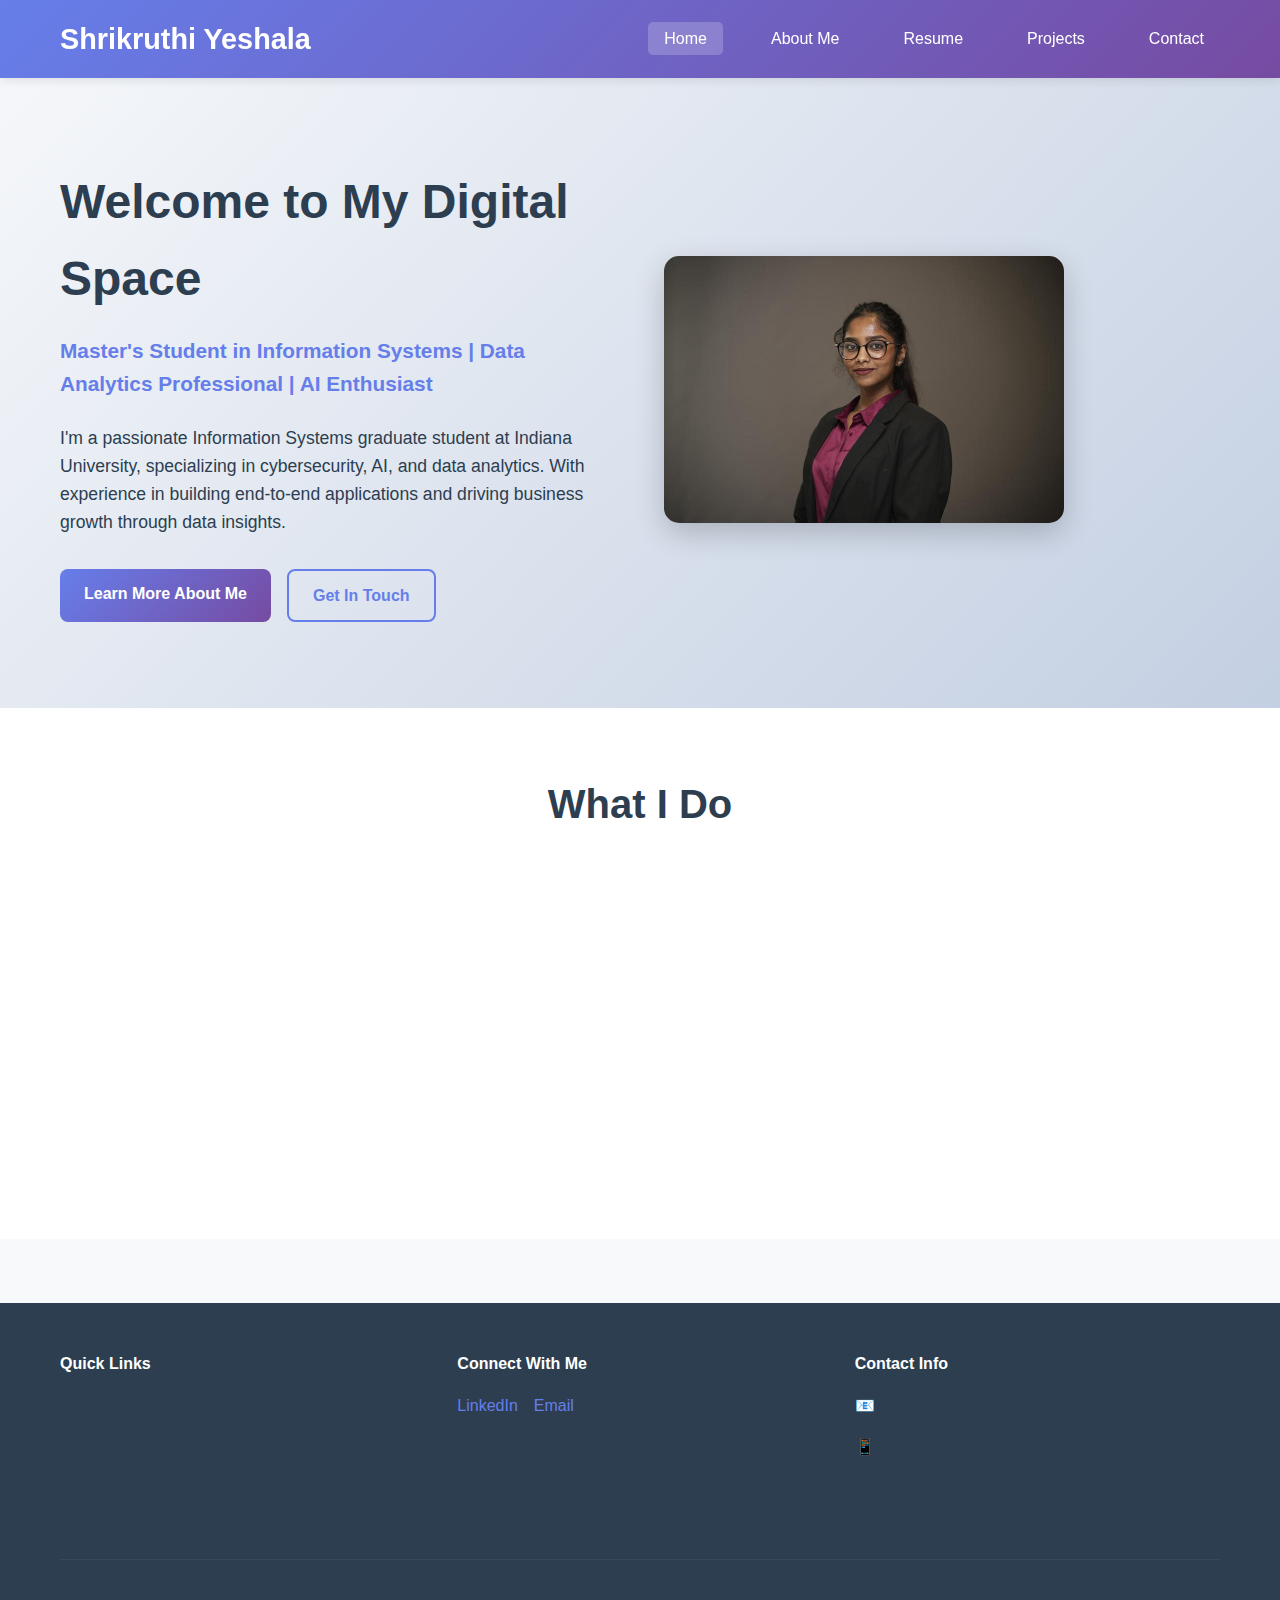
<file: index.html>
<!DOCTYPE html>
<html lang="en">
<head>
    <meta charset="UTF-8">
    <meta name="viewport" content="width=device-width, initial-scale=1.0">
    <title>Shrikruthi Yeshala - Personal Website</title>
    <link rel="stylesheet" href="styles.css">
</head>
<body>
    <header>
        <nav>
            <div class="nav-container">
                <div class="logo">
                    <h1>Shrikruthi Yeshala</h1>
                </div>
                <ul class="nav-links">
                    <li><a href="index.html" class="active">Home</a></li>
                    <li><a href="about.html">About Me</a></li>
                    <li><a href="resume.html">Resume</a></li>
                    <li><a href="projects.html">Projects</a></li>
                    <li><a href="contact.html">Contact</a></li>
                </ul>
                <div class="hamburger">
                    <span></span>
                    <span></span>
                    <span></span>
                </div>
            </div>
        </nav>
    </header>

    <main>
        <section class="hero">
            <div class="hero-content">
                <div class="hero-text">
                    <h2>Welcome to My Digital Space</h2>
                    <p class="hero-subtitle">Master's Student in Information Systems | Data Analytics Professional | AI Enthusiast</p>
                    <p class="hero-description">
                        I'm a passionate Information Systems graduate student at Indiana University, 
                        specializing in cybersecurity, AI, and data analytics. With experience in 
                        building end-to-end applications and driving business growth through data insights.
                    </p>
                    <div class="hero-buttons">
                        <a href="about.html" class="btn btn-primary">Learn More About Me</a>
                        <a href="contact.html" class="btn btn-secondary">Get In Touch</a>
                    </div>
                </div>
                <div class="hero-image">
                    <img src="headshot1.jpg" alt="Shrikruthi Yeshala professional headshot" class="profile-img">
                </div>
            </div>
        </section>

        <section class="highlights">
            <div class="container">
                <h3>What I Do</h3>
                <div class="highlights-grid">
                    <div class="highlight-card">
                        <div class="highlight-icon">📊</div>
                        <h4>Data Analytics</h4>
                        <p>Building Power BI dashboards and automated data flows using AI to drive business insights.</p>
                    </div>
                    <div class="highlight-card">
                        <div class="highlight-icon">🤖</div>
                        <h4>AI Integration</h4>
                        <p>Implementing AI solutions in ServiceNow and developing intelligent automation workflows.</p>
                    </div>
                    <div class="highlight-card">
                        <div class="highlight-icon">🎓</div>
                        <h4>Mentorship</h4>
                        <p>Guiding peers in technical skills and mentoring elementary students in their learning journey.</p>
                    </div>
                </div>
            </div>
        </section>
    </main>

    <footer>
        <div class="container">
            <div class="footer-content">
                <div class="footer-section">
                    <h4>Quick Links</h4>
                    <ul>
                        <li><a href="about.html">About Me</a></li>
                        <li><a href="resume.html">Resume</a></li>
                        <li><a href="projects.html">Projects</a></li>
                        <li><a href="contact.html">Contact</a></li>
                    </ul>
                </div>
                <div class="footer-section">
                    <h4>Connect With Me</h4>
                    <div class="social-links">
                        <a href="https://www.linkedin.com/in/shrikruthi-yeshala/" target="_blank" rel="noopener noreferrer">LinkedIn</a>
                        <a href="mailto:syeshala@iu.edu">Email</a>
                    </div>
                </div>
                <div class="footer-section">
                    <h4>Contact Info</h4>
                    <p>📧 syeshala@iu.edu</p>
                    <p>📱 (929) 613-3750</p>
                </div>
            </div>
            <div class="footer-bottom">
                <p>&copy; 2024 Shrikruthi Yeshala. All rights reserved.</p>
            </div>
        </div>
    </footer>

    <script src="script.js"></script>
</body>
</html>
</file>
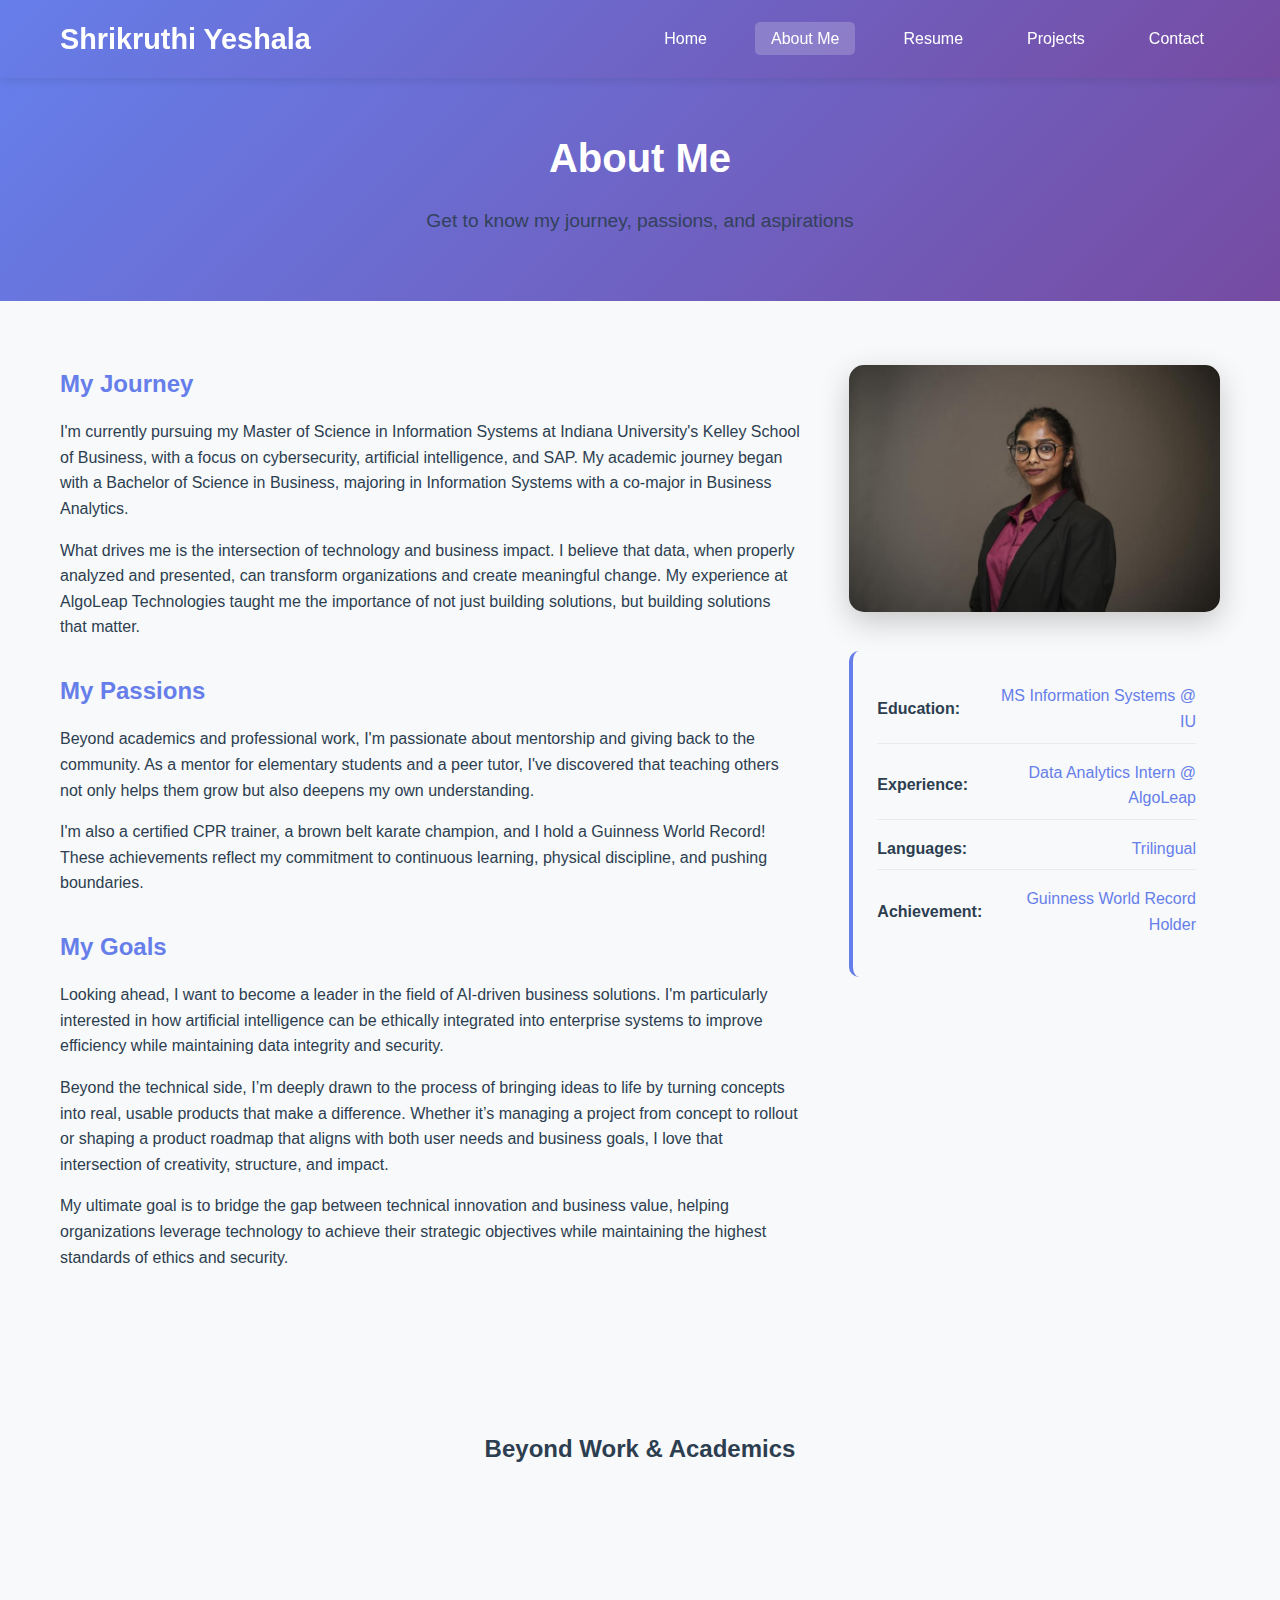
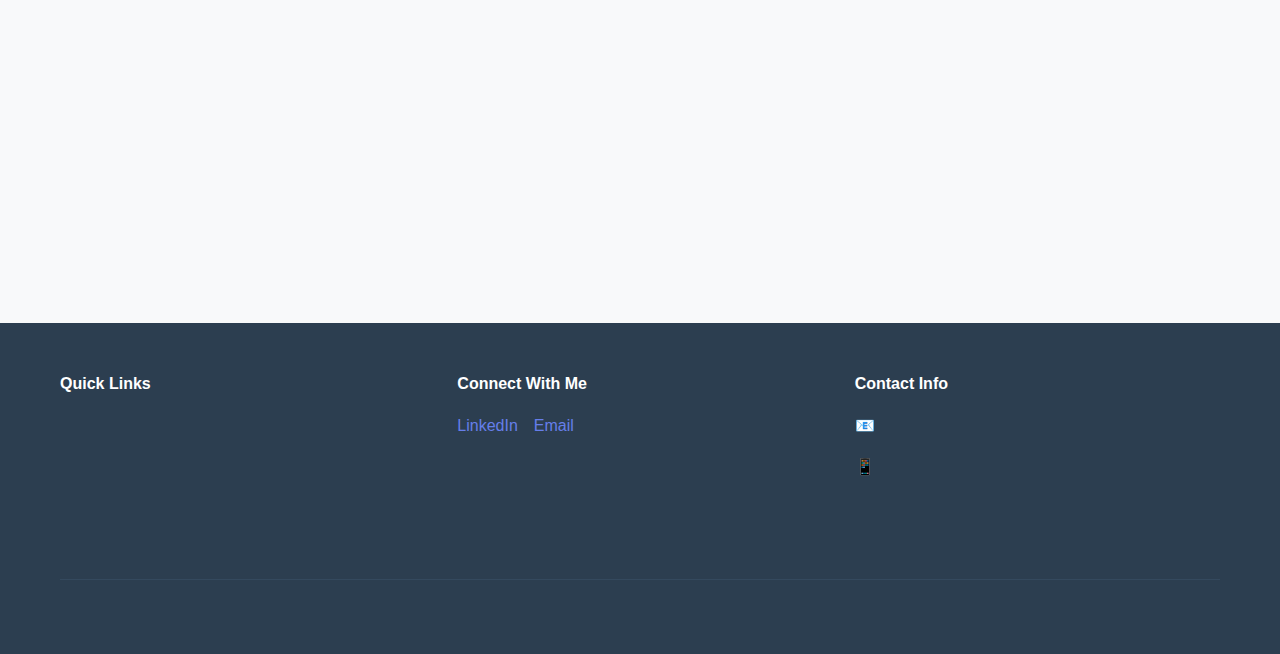
<file: about.html>
<!DOCTYPE html>
<html lang="en">
<head>
    <meta charset="UTF-8">
    <meta name="viewport" content="width=device-width, initial-scale=1.0">
    <title>About Me - Shrikruthi Yeshala</title>
    <link rel="stylesheet" href="styles.css">
</head>
<body>
    <header>
        <nav>
            <div class="nav-container">
                <div class="logo">
                    <h1>Shrikruthi Yeshala</h1>
                </div>
                <ul class="nav-links">
                    <li><a href="index.html">Home</a></li>
                    <li><a href="about.html" class="active">About Me</a></li>
                    <li><a href="resume.html">Resume</a></li>
                    <li><a href="projects.html">Projects</a></li>
                    <li><a href="contact.html">Contact</a></li>
                </ul>
                <div class="hamburger">
                    <span></span>
                    <span></span>
                    <span></span>
                </div>
            </div>
        </nav>
    </header>

    <main>
        <section class="page-header">
            <div class="container">
                <h2>About Me</h2>
                <p class="page-subtitle">Get to know my journey, passions, and aspirations</p>
            </div>
        </section>

        <section class="about-content">
            <div class="container">
                <div class="about-grid">
                    <div class="about-text">
                        <div class="about-section">
                            <h3>My Journey</h3>
                            <p>
                                I'm currently pursuing my Master of Science in Information Systems at Indiana University's 
                                Kelley School of Business, with a focus on cybersecurity, artificial intelligence, and SAP. 
                                My academic journey began with a Bachelor of Science in Business, majoring in Information 
                                Systems with a co-major in Business Analytics.
                            </p>
                            <p>
                                What drives me is the intersection of technology and business impact. I believe that 
                                data, when properly analyzed and presented, can transform organizations and create 
                                meaningful change. My experience at AlgoLeap Technologies taught me the importance 
                                of not just building solutions, but building solutions that matter.
                            </p>
                        </div>

                        <div class="about-section">
                            <h3>My Passions</h3>
                            <p>
                                Beyond academics and professional work, I'm passionate about mentorship and giving back 
                                to the community. As a mentor for elementary students and a peer tutor, I've discovered 
                                that teaching others not only helps them grow but also deepens my own understanding.
                            </p>
                            <p>
                                I'm also a certified CPR trainer, a brown belt karate champion, and I hold a Guinness 
                                World Record! These achievements reflect my commitment to continuous learning, physical 
                                discipline, and pushing boundaries.
                            </p>
                        </div>

                        <div class="about-section">
                            <h3>My Goals</h3>
                            <p>
                                Looking ahead, I want to become a leader in the field of AI-driven business solutions. 
                                I'm particularly interested in how artificial intelligence can be ethically integrated 
                                into enterprise systems to improve efficiency while maintaining data integrity and 
                                security.
                            </p>
                            <p>
                                Beyond the technical side, I’m deeply drawn to the process of bringing ideas to life by turning concepts into real, usable products that make a difference. Whether it’s managing a project from concept to rollout or shaping a product roadmap that aligns with both user needs and business goals, I love that intersection of creativity, structure, and impact.
                            </p>
                            <p>
                                My ultimate goal is to bridge the gap between technical innovation and business value, 
                                helping organizations leverage technology to achieve their strategic objectives while 
                                maintaining the highest standards of ethics and security.
                            </p>
                        </div>
                    </div>

                    <div class="about-image">
                        <img src="headshot1.jpg" alt="Shrikruthi Yeshala professional headshot" class="about-img">
                        <div class="about-highlights">
                            <div class="highlight-item">
                                <span class="highlight-label">Education:</span>
                                <span class="highlight-value">MS Information Systems @ IU</span>
                            </div>
                            <div class="highlight-item">
                                <span class="highlight-label">Experience:</span>
                                <span class="highlight-value">Data Analytics Intern @ AlgoLeap</span>
                            </div>
                            <div class="highlight-item">
                                <span class="highlight-label">Languages:</span>
                                <span class="highlight-value">Trilingual</span>
                            </div>
                            <div class="highlight-item">
                                <span class="highlight-label">Achievement:</span>
                                <span class="highlight-value">Guinness World Record Holder</span>
                            </div>
                        </div>
                    </div>
                </div>
            </div>
        </section>

        <section class="interests">
            <div class="container">
                <h3>Beyond Work & Academics</h3>
                <div class="interests-grid">
                    <div class="interest-card">
                        <div class="interest-icon">🎨</div>
                        <h4>Oil Painting</h4>
                        <p>Expressing creativity through traditional art forms</p>
                    </div>
                    <div class="interest-card">
                        <div class="interest-icon">🥋</div>
                        <h4>Karate</h4>
                        <p>Brown belt champion - discipline and physical fitness</p>
                    </div>
                    <div class="interest-card">
                        <div class="interest-icon">❤️</div>
                        <h4>CPR Training</h4>
                        <p>Certified trainer helping others learn life-saving skills</p>
                    </div>
                    <div class="interest-card">
                        <div class="interest-icon">🌍</div>
                        <h4>Multilingual</h4>
                        <p>Trilingual - connecting with diverse communities</p>
                    </div>
                </div>
            </div>
        </section>
    </main>

    <footer>
        <div class="container">
            <div class="footer-content">
                <div class="footer-section">
                    <h4>Quick Links</h4>
                    <ul>
                        <li><a href="about.html">About Me</a></li>
                        <li><a href="resume.html">Resume</a></li>
                        <li><a href="projects.html">Projects</a></li>
                        <li><a href="contact.html">Contact</a></li>
                    </ul>
                </div>
                <div class="footer-section">
                    <h4>Connect With Me</h4>
                    <div class="social-links">
                        <a href="https://www.linkedin.com/in/shrikruthi-yeshala/" target="_blank" rel="noopener noreferrer">LinkedIn</a>
                        <a href="mailto:syeshala@iu.edu">Email</a>
                    </div>
                </div>
                <div class="footer-section">
                    <h4>Contact Info</h4>
                    <p>📧 syeshala@iu.edu</p>
                    <p>📱 (929) 613-3750</p>
                </div>
            </div>
            <div class="footer-bottom">
                <p>&copy; 2024 Shrikruthi Yeshala. All rights reserved.</p>
            </div>
        </div>
    </footer>

    <script src="script.js"></script>
</body>
</html>
</file>
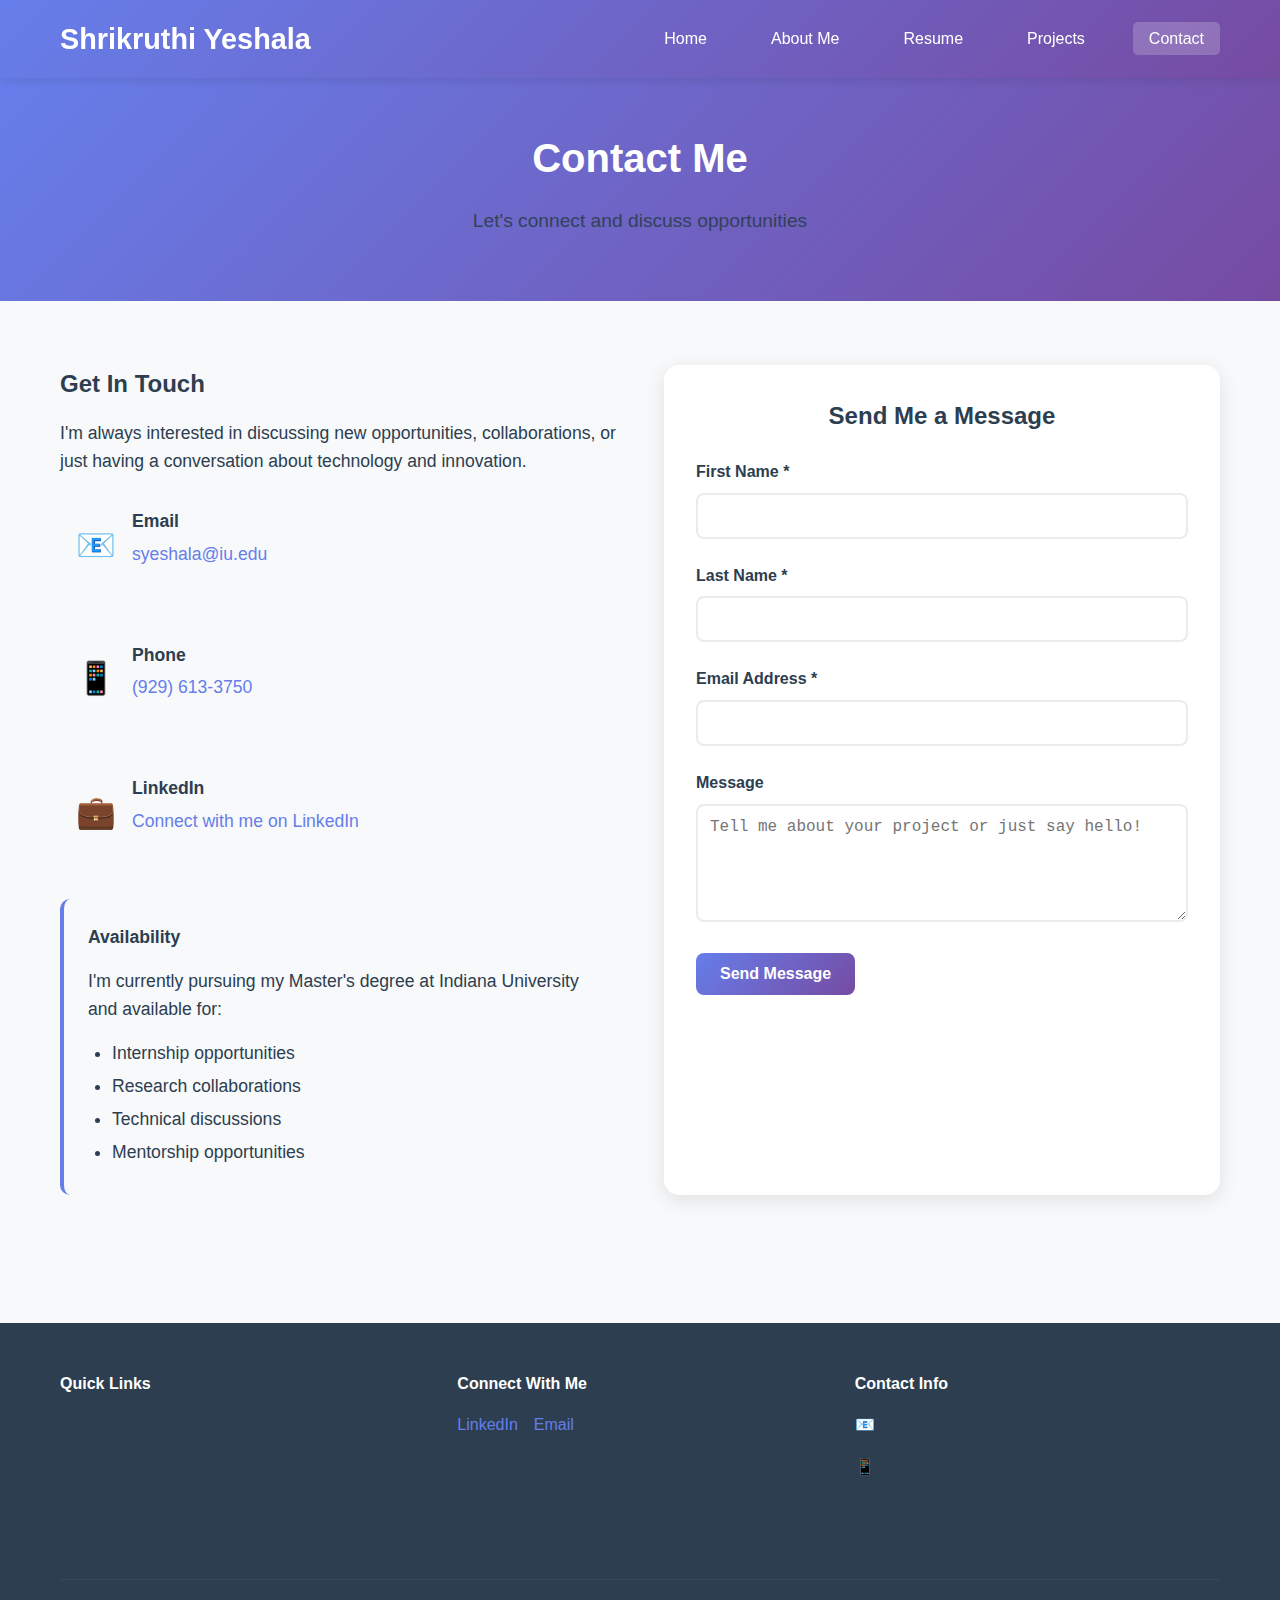
<file: contact.html>
<!DOCTYPE html>
<html lang="en">
<head>
    <meta charset="UTF-8">
    <meta name="viewport" content="width=device-width, initial-scale=1.0">
    <title>Contact - Shrikruthi Yeshala</title>
    <link rel="stylesheet" href="styles.css">
</head>
<body>
    <header>
        <nav>
            <div class="nav-container">
                <div class="logo">
                    <h1>Shrikruthi Yeshala</h1>
                </div>
                <ul class="nav-links">
                    <li><a href="index.html">Home</a></li>
                    <li><a href="about.html">About Me</a></li>
                    <li><a href="resume.html">Resume</a></li>
                    <li><a href="projects.html">Projects</a></li>
                    <li><a href="contact.html" class="active">Contact</a></li>
                </ul>
                <div class="hamburger">
                    <span></span>
                    <span></span>
                    <span></span>
                </div>
            </div>
        </nav>
    </header>

    <main>
        <section class="page-header">
            <div class="container">
                <h2>Contact Me</h2>
                <p class="page-subtitle">Let's connect and discuss opportunities</p>
            </div>
        </section>

        <section class="contact-content">
            <div class="container">
                <div class="contact-grid">
                    <div class="contact-info">
                        <h3>Get In Touch</h3>
                        <p>I'm always interested in discussing new opportunities, collaborations, or just having a conversation about technology and innovation.</p>
                        
                        <div class="contact-methods">
                            <div class="contact-method">
                                <div class="contact-icon">📧</div>
                                <div class="contact-details">
                                    <h4>Email</h4>
                                    <p><a href="mailto:syeshala@iu.edu">syeshala@iu.edu</a></p>
                                </div>
                            </div>
                            
                            <div class="contact-method">
                                <div class="contact-icon">📱</div>
                                <div class="contact-details">
                                    <h4>Phone</h4>
                                    <p><a href="tel:+19296133750">(929) 613-3750</a></p>
                                </div>
                            </div>
                            
                            <div class="contact-method">
                                <div class="contact-icon">💼</div>
                                <div class="contact-details">
                                    <h4>LinkedIn</h4>
                                    <p><a href="https://www.linkedin.com/in/shrikruthi-yeshala/" target="_blank" rel="noopener noreferrer">Connect with me on LinkedIn</a></p>
                                </div>
                            </div>
                        </div>

                        <div class="availability">
                            <h4>Availability</h4>
                            <p>I'm currently pursuing my Master's degree at Indiana University and available for:</p>
                            <ul>
                                <li>Internship opportunities</li>
                                <li>Research collaborations</li>
                                <li>Technical discussions</li>
                                <li>Mentorship opportunities</li>
                            </ul>
                        </div>
                    </div>

                    <div class="contact-form-container">
                        <h3>Send Me a Message</h3>
                        <form id="contactForm" class="contact-form" action="https://formsubmit.co/syeshala@iu.edu" method="POST" novalidate>
                            <input type="hidden" name="_subject" value="New message from personasite contact form">
                            <input type="hidden" name="_captcha" value="false">
                            <input type="hidden" name="_template" value="table">
                            <input type="hidden" name="_next" id="formNextUrl" value="">
                            <input type="hidden" name="_replyto" id="formReplyTo" value="">
                            <div id="formStatus" class="form-alert" role="status" aria-live="polite"></div>
                            <div class="form-group">
                                <label for="firstName">First Name *</label>
                                <input type="text" id="firstName" name="firstName" required>
                                <span class="error-message" id="firstNameError"></span>
                            </div>

                            <div class="form-group">
                                <label for="lastName">Last Name *</label>
                                <input type="text" id="lastName" name="lastName" required>
                                <span class="error-message" id="lastNameError"></span>
                            </div>

                            <div class="form-group">
                                <label for="email">Email Address *</label>
                                <input type="email" id="email" name="email" required pattern="[a-z0-9._%+-]+@[a-z0-9.-]+\.[a-z]{2,}$">
                                <span class="error-message" id="emailError"></span>
                            </div>

                            <div class="form-group">
                                <label for="message">Message</label>
                                <textarea id="message" name="message" rows="5" placeholder="Tell me about your project or just say hello!"></textarea>
                            </div>

                            <button type="submit" class="btn btn-primary">Send Message</button>
                        </form>
                    </div>
                </div>
            </div>
        </section>
    </main>

    <footer>
        <div class="container">
            <div class="footer-content">
                <div class="footer-section">
                    <h4>Quick Links</h4>
                    <ul>
                        <li><a href="about.html">About Me</a></li>
                        <li><a href="resume.html">Resume</a></li>
                        <li><a href="projects.html">Projects</a></li>
                        <li><a href="contact.html">Contact</a></li>
                    </ul>
                </div>
                <div class="footer-section">
                    <h4>Connect With Me</h4>
                    <div class="social-links">
                        <a href="https://www.linkedin.com/in/shrikruthi-yeshala/" target="_blank" rel="noopener noreferrer">LinkedIn</a>
                        <a href="mailto:syeshala@iu.edu">Email</a>
                    </div>
                </div>
                <div class="footer-section">
                    <h4>Contact Info</h4>
                    <p>📧 syeshala@iu.edu</p>
                    <p>📱 (929) 613-3750</p>
                </div>
            </div>
            <div class="footer-bottom">
                <p>&copy; 2024 Shrikruthi Yeshala. All rights reserved.</p>
            </div>
        </div>
    </footer>

    <script src="script.js"></script>
</body>
</html>
</file>
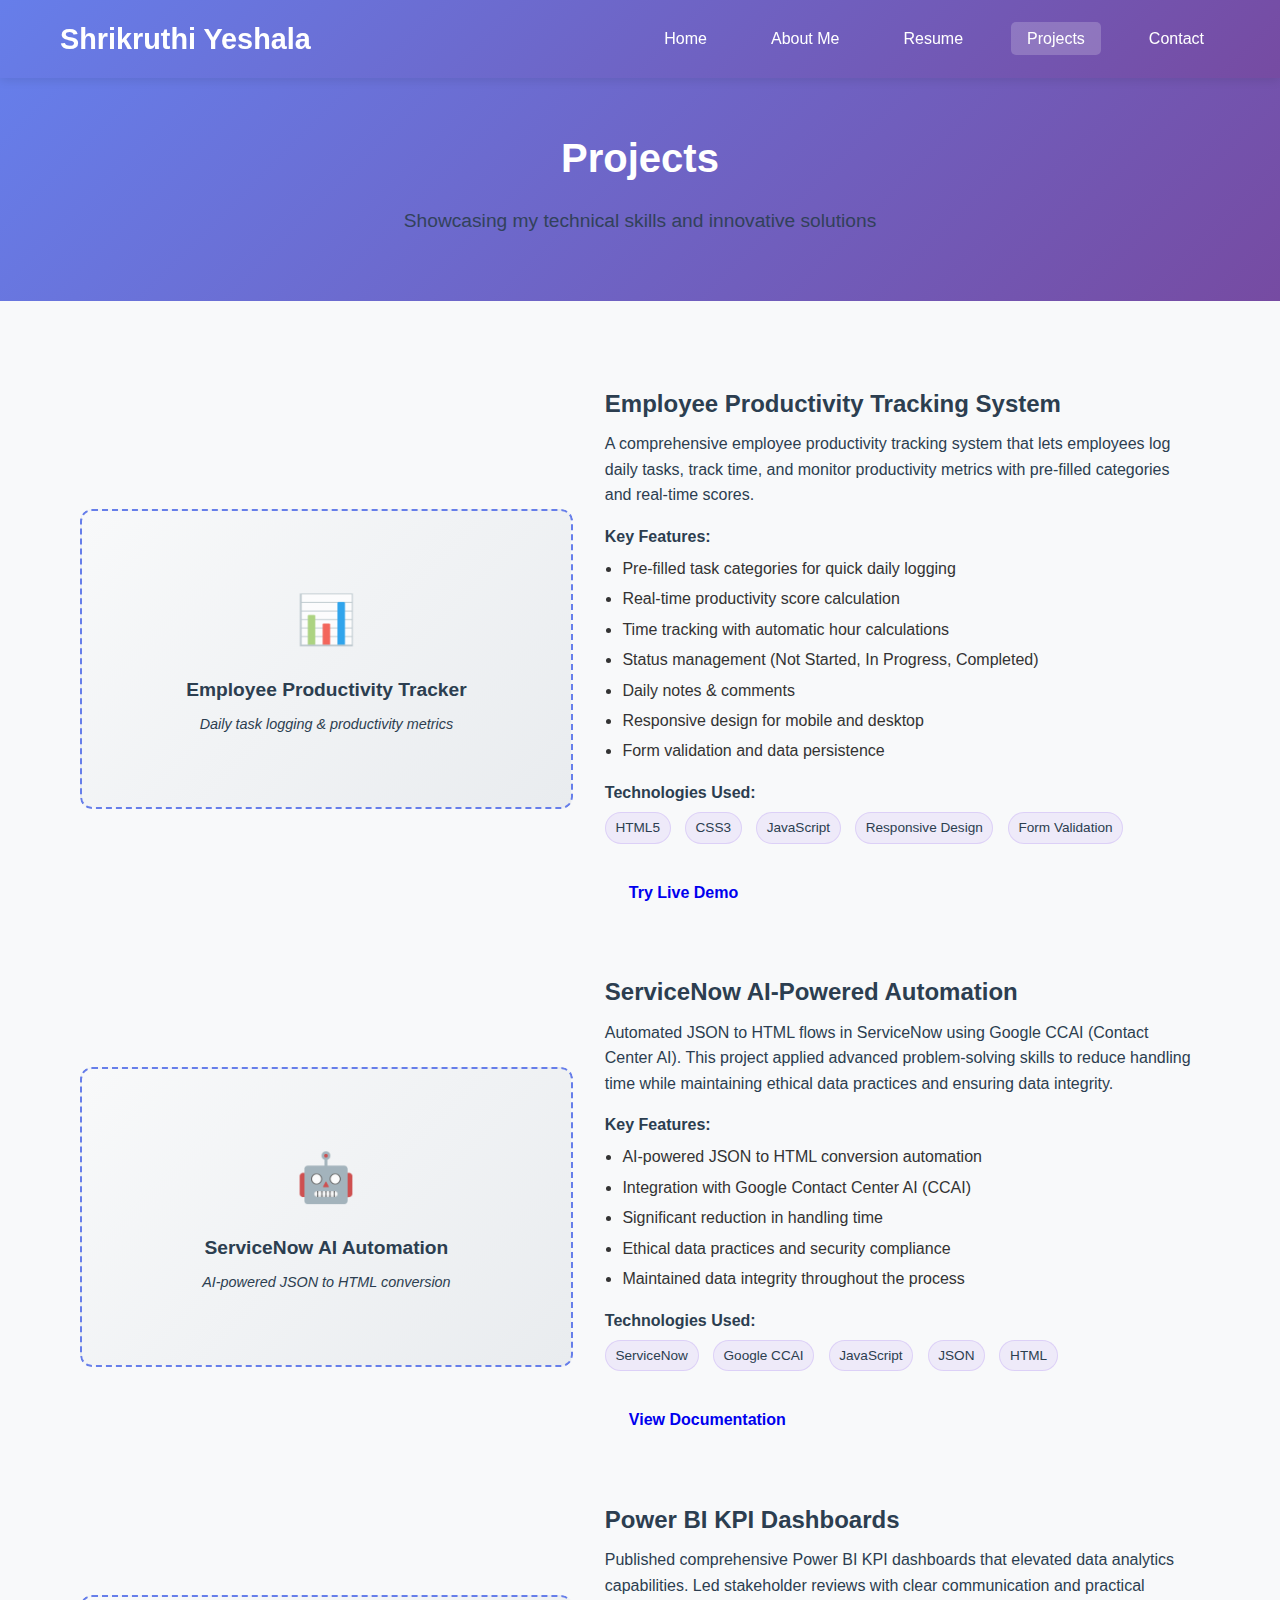
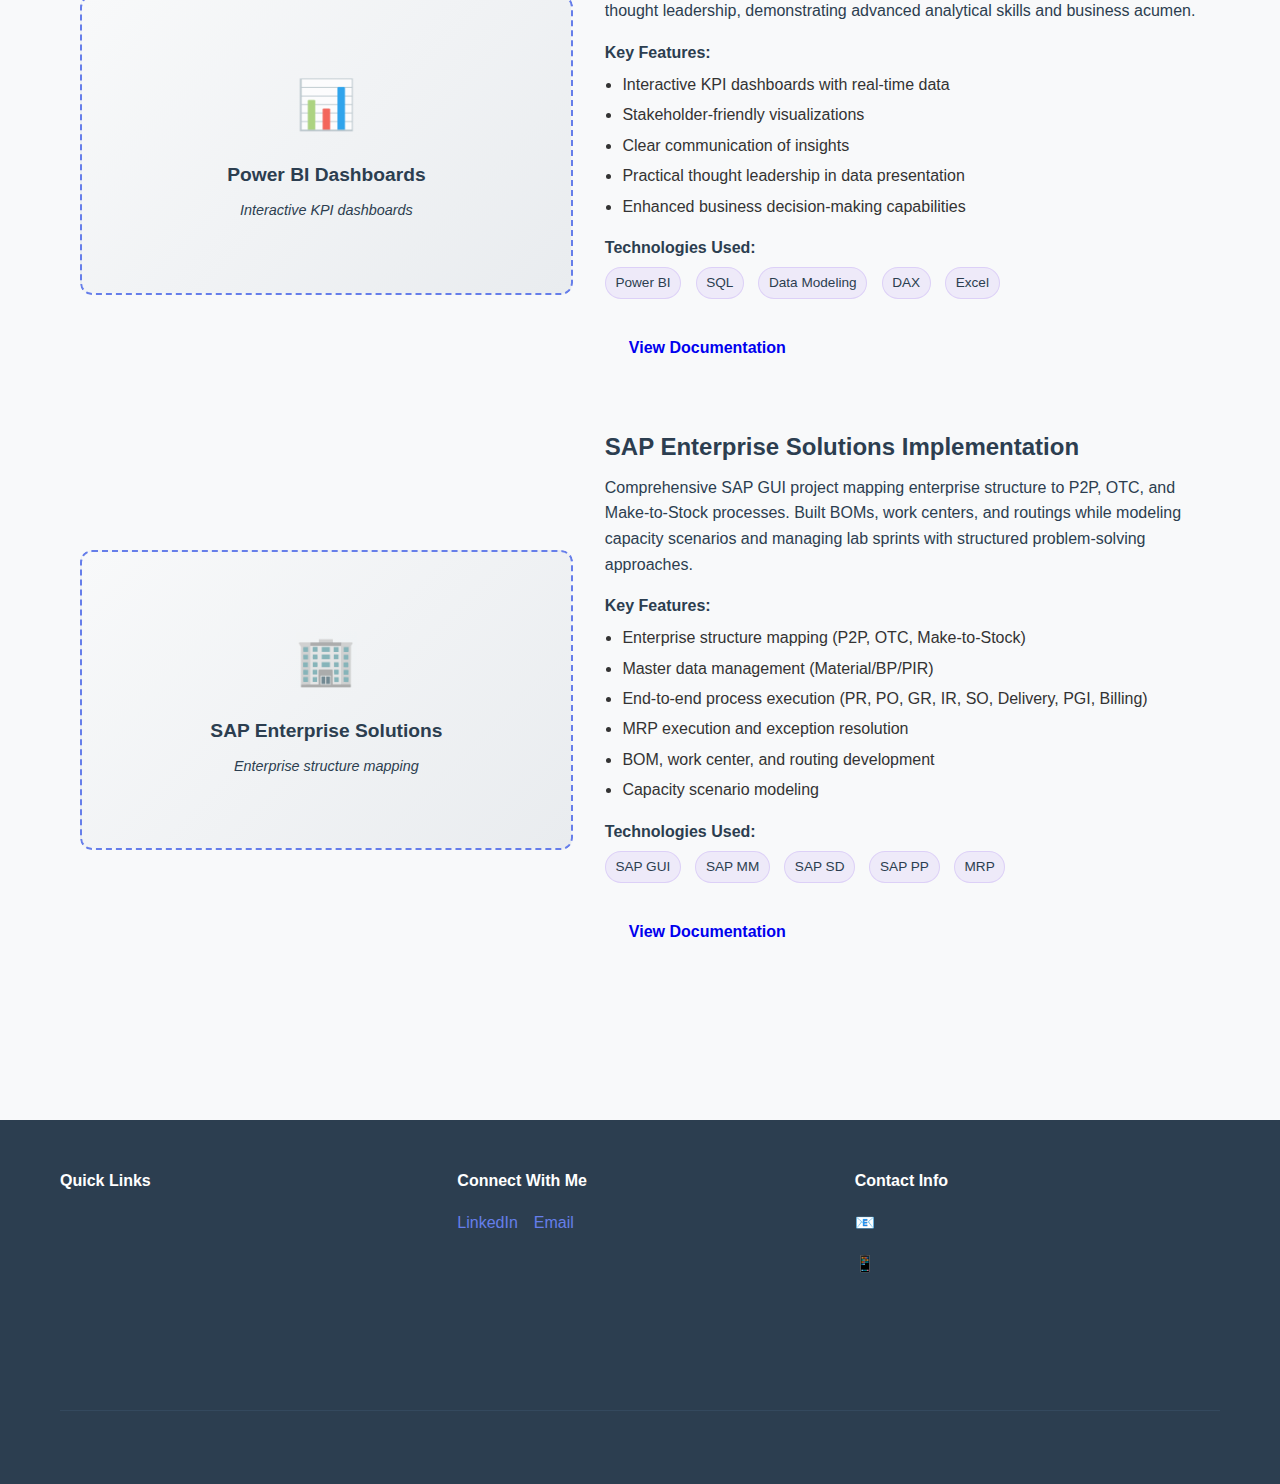
<file: projects.html>
<!DOCTYPE html>
<html lang="en">
<head>
    <meta charset="UTF-8">
    <meta name="viewport" content="width=device-width, initial-scale=1.0">
    <title>Projects - Shrikruthi Yeshala</title>
    <link rel="stylesheet" href="styles.css">
</head>
<body>
    <header>
        <nav>
            <div class="nav-container">
                <div class="logo">
                    <h1>Shrikruthi Yeshala</h1>
                </div>
                <ul class="nav-links">
                    <li><a href="index.html">Home</a></li>
                    <li><a href="about.html">About Me</a></li>
                    <li><a href="resume.html">Resume</a></li>
                    <li><a href="projects.html" class="active">Projects</a></li>
                    <li><a href="contact.html">Contact</a></li>
                </ul>
                <div class="hamburger">
                    <span></span>
                    <span></span>
                    <span></span>
                </div>
            </div>
        </nav>
    </header>

    <main>
        <section class="page-header">
            <div class="container">
                <h2>Projects</h2>
                <p class="page-subtitle">Showcasing my technical skills and innovative solutions</p>
            </div>
        </section>

        <section class="projects-content">
            <div class="container">
                <!-- Employee Productivity Tracking System -->
                <section class="project project-row">
                    <div class="project-media screenshot-fit">
                        <div class="placeholder-image">
                            <div class="placeholder-content">
                                <div class="placeholder-icon">📊</div>
                                <h4>Employee Productivity Tracker</h4>
                                <p>Daily task logging & productivity metrics</p>
                            </div>
                        </div>
                    </div>

                    <div class="project-content">
                        <h3>Employee Productivity Tracking System</h3>

                        <p class="muted">
                            A comprehensive employee productivity tracking system that lets employees log daily tasks,
                            track time, and monitor productivity metrics with pre-filled categories and real-time scores.
                        </p>

                        <h4>Key Features:</h4>
                        <ul>
                            <li>Pre-filled task categories for quick daily logging</li>
                            <li>Real-time productivity score calculation</li>
                            <li>Time tracking with automatic hour calculations</li>
                            <li>Status management (Not Started, In Progress, Completed)</li>
                            <li>Daily notes & comments</li>
                            <li>Responsive design for mobile and desktop</li>
                            <li>Form validation and data persistence</li>
                        </ul>

                        <h4>Technologies Used:</h4>
                        <p class="tech-tags">
                            <span class="pill">HTML5</span>
                            <span class="pill">CSS3</span>
                            <span class="pill">JavaScript</span>
                            <span class="pill">Responsive Design</span>
                            <span class="pill">Form Validation</span>
                        </p>

                        <p style="margin-top:1rem">
                            <a class="btn" href="productivity-sheet.html" target="_blank">Try Live Demo</a>
                        </p>
                    </div>
                </section>

                <!-- ServiceNow AI-Powered Automation -->
                <section class="project project-row">
                    <div class="project-media screenshot-fit">
                        <div class="placeholder-image">
                            <div class="placeholder-content">
                                <div class="placeholder-icon">🤖</div>
                                <h4>ServiceNow AI Automation</h4>
                                <p>AI-powered JSON to HTML conversion</p>
                            </div>
                        </div>
                    </div>

                    <div class="project-content">
                        <h3>ServiceNow AI-Powered Automation</h3>

                        <p class="muted">
                            Automated JSON to HTML flows in ServiceNow using Google CCAI (Contact Center AI). This project 
                            applied advanced problem-solving skills to reduce handling time while maintaining ethical data 
                            practices and ensuring data integrity.
                        </p>

                        <h4>Key Features:</h4>
                        <ul>
                            <li>AI-powered JSON to HTML conversion automation</li>
                            <li>Integration with Google Contact Center AI (CCAI)</li>
                            <li>Significant reduction in handling time</li>
                            <li>Ethical data practices and security compliance</li>
                            <li>Maintained data integrity throughout the process</li>
                        </ul>

                        <h4>Technologies Used:</h4>
                        <p class="tech-tags">
                            <span class="pill">ServiceNow</span>
                            <span class="pill">Google CCAI</span>
                            <span class="pill">JavaScript</span>
                            <span class="pill">JSON</span>
                            <span class="pill">HTML</span>
                        </p>

                        <p style="margin-top:1rem">
                            <a class="btn" href="servicenow-ai-documentation.html" target="_blank">View Documentation</a>
                        </p>
                    </div>
                </section>

                <!-- Power BI KPI Dashboards -->
                <section class="project project-row">
                    <div class="project-media screenshot-fit">
                        <div class="placeholder-image">
                            <div class="placeholder-content">
                                <div class="placeholder-icon">📊</div>
                                <h4>Power BI Dashboards</h4>
                                <p>Interactive KPI dashboards</p>
                            </div>
                        </div>
                    </div>

                    <div class="project-content">
                        <h3>Power BI KPI Dashboards</h3>

                        <p class="muted">
                            Published comprehensive Power BI KPI dashboards that elevated data analytics capabilities. 
                            Led stakeholder reviews with clear communication and practical thought leadership, 
                            demonstrating advanced analytical skills and business acumen.
                        </p>

                        <h4>Key Features:</h4>
                        <ul>
                            <li>Interactive KPI dashboards with real-time data</li>
                            <li>Stakeholder-friendly visualizations</li>
                            <li>Clear communication of insights</li>
                            <li>Practical thought leadership in data presentation</li>
                            <li>Enhanced business decision-making capabilities</li>
                        </ul>

                        <h4>Technologies Used:</h4>
                        <p class="tech-tags">
                            <span class="pill">Power BI</span>
                            <span class="pill">SQL</span>
                            <span class="pill">Data Modeling</span>
                            <span class="pill">DAX</span>
                            <span class="pill">Excel</span>
                        </p>

                        <p style="margin-top:1rem">
                            <a class="btn" href="powerbi-dashboard.html" target="_blank">View Documentation</a>
                        </p>
                    </div>
                </section>

                <!-- SAP Enterprise Solutions -->
                <section class="project project-row">
                    <div class="project-media screenshot-fit">
                        <div class="placeholder-image">
                            <div class="placeholder-content">
                                <div class="placeholder-icon">🏢</div>
                                <h4>SAP Enterprise Solutions</h4>
                                <p>Enterprise structure mapping</p>
                            </div>
                        </div>
                    </div>

                    <div class="project-content">
                        <h3>SAP Enterprise Solutions Implementation</h3>

                        <p class="muted">
                            Comprehensive SAP GUI project mapping enterprise structure to P2P, OTC, and Make-to-Stock processes. 
                            Built BOMs, work centers, and routings while modeling capacity scenarios and managing lab sprints 
                            with structured problem-solving approaches.
                        </p>

                        <h4>Key Features:</h4>
                        <ul>
                            <li>Enterprise structure mapping (P2P, OTC, Make-to-Stock)</li>
                            <li>Master data management (Material/BP/PIR)</li>
                            <li>End-to-end process execution (PR, PO, GR, IR, SO, Delivery, PGI, Billing)</li>
                            <li>MRP execution and exception resolution</li>
                            <li>BOM, work center, and routing development</li>
                            <li>Capacity scenario modeling</li>
                        </ul>

                        <h4>Technologies Used:</h4>
                        <p class="tech-tags">
                            <span class="pill">SAP GUI</span>
                            <span class="pill">SAP MM</span>
                            <span class="pill">SAP SD</span>
                            <span class="pill">SAP PP</span>
                            <span class="pill">MRP</span>
                        </p>

                        <p style="margin-top:1rem">
                            <a class="btn" href="sap-enterprise-documentation.html" target="_blank">View Documentation</a>
                        </p>
                    </div>
                </section>
            </div>
        </section>
    </main>

    <footer>
        <div class="container">
            <div class="footer-content">
                <div class="footer-section">
                    <h4>Quick Links</h4>
                    <ul>
                        <li><a href="index.html">Home</a></li>
                        <li><a href="about.html">About Me</a></li>
                        <li><a href="resume.html">Resume</a></li>
                        <li><a href="projects.html">Projects</a></li>
                        <li><a href="contact.html">Contact</a></li>
                    </ul>
                </div>
                <div class="footer-section">
                    <h4>Connect With Me</h4>
                    <div class="social-links">
                        <a href="https://www.linkedin.com/in/shrikruthi-yeshala/" target="_blank" rel="noopener noreferrer">LinkedIn</a>
                        <a href="mailto:syeshala@iu.edu">Email</a>
                    </div>
                </div>
                <div class="footer-section">
                    <h4>Contact Info</h4>
                    <p>📧 syeshala@iu.edu</p>
                    <p>📱 (929) 613-3750</p>
                </div>
            </div>
            <div class="footer-bottom">
                <p>&copy; 2024 Shrikruthi Yeshala. All rights reserved.</p>
            </div>
        </div>
    </footer>

    <script src="script.js"></script>
</body>
</html>
</file>
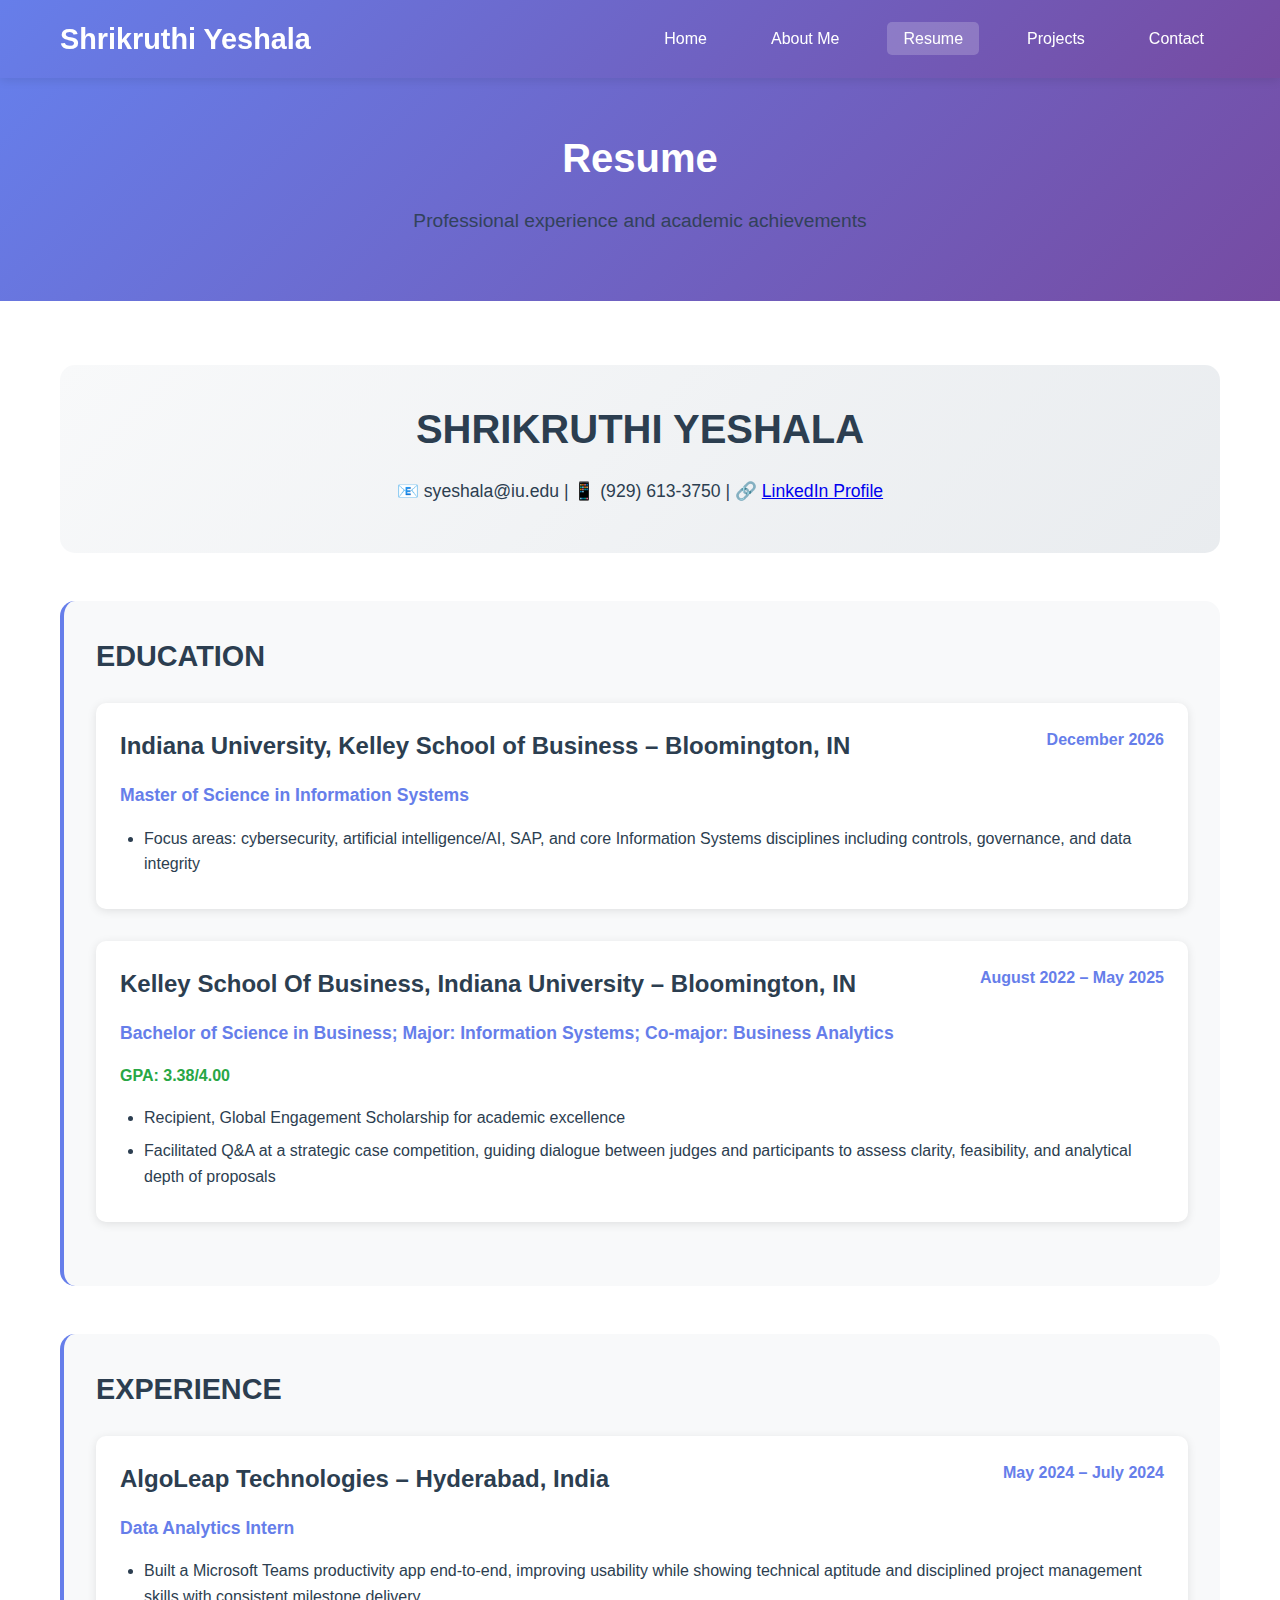
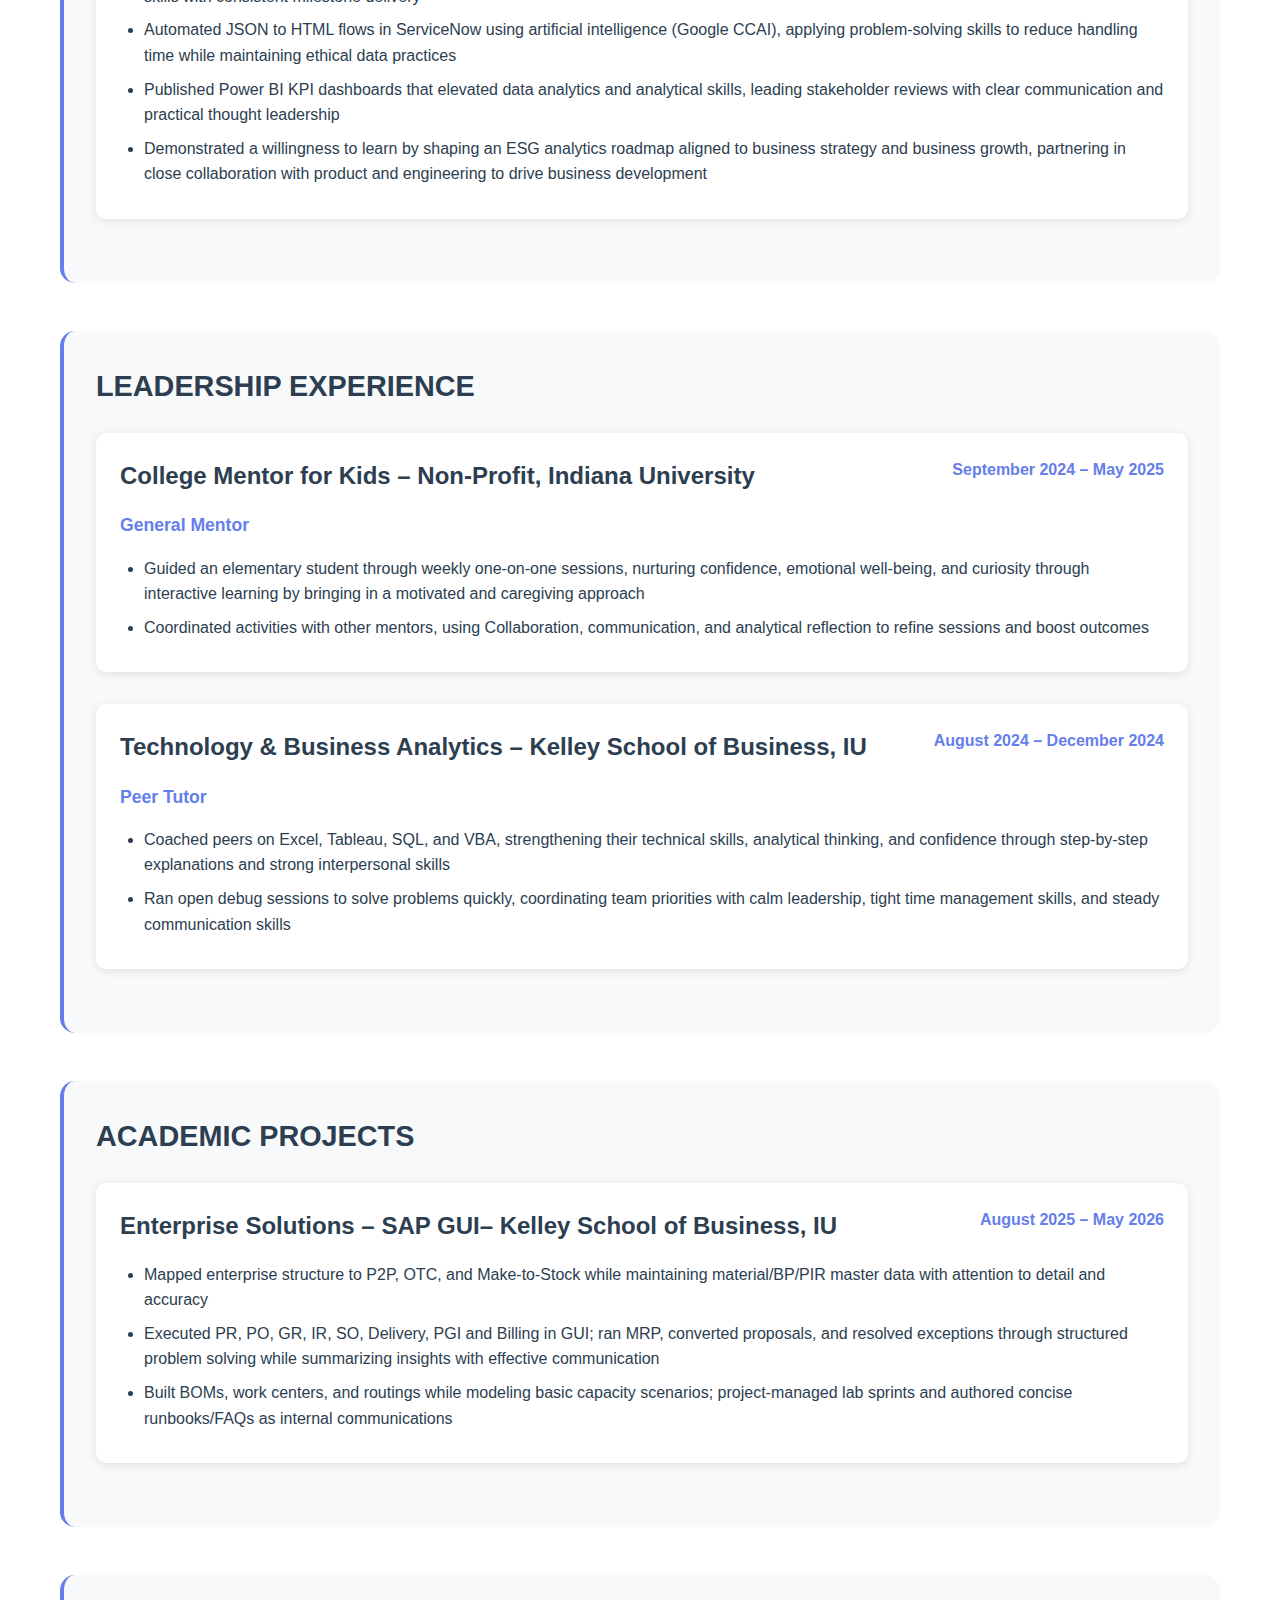
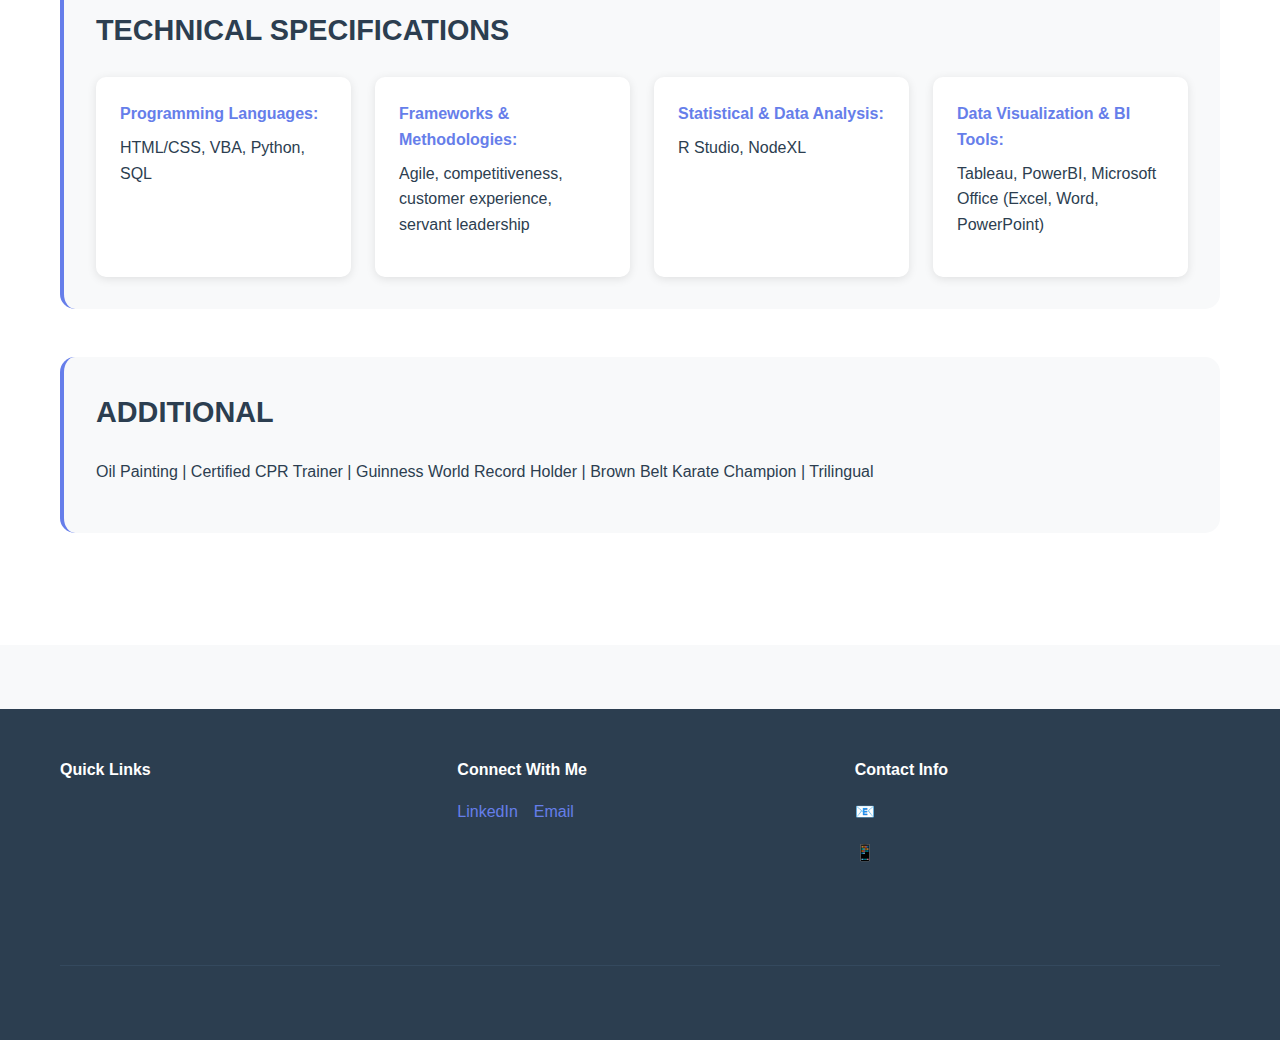
<file: resume.html>
<!DOCTYPE html>
<html lang="en">
<head>
    <meta charset="UTF-8">
    <meta name="viewport" content="width=device-width, initial-scale=1.0">
    <title>Resume - Shrikruthi Yeshala</title>
    <link rel="stylesheet" href="styles.css">
</head>
<body>
    <header>
        <nav>
            <div class="nav-container">
                <div class="logo">
                    <h1>Shrikruthi Yeshala</h1>
                </div>
                <ul class="nav-links">
                    <li><a href="index.html">Home</a></li>
                    <li><a href="about.html">About Me</a></li>
                    <li><a href="resume.html" class="active">Resume</a></li>
                    <li><a href="projects.html">Projects</a></li>
                    <li><a href="contact.html">Contact</a></li>
                </ul>
                <div class="hamburger">
                    <span></span>
                    <span></span>
                    <span></span>
                </div>
            </div>
        </nav>
    </header>

    <main>
        <section class="page-header">
            <div class="container">
                <h2>Resume</h2>
                <p class="page-subtitle">Professional experience and academic achievements</p>
            </div>
        </section>

        <section class="resume-content">
            <div class="container">
                <div class="resume-header">
                    <h1>SHRIKRUTHI YESHALA</h1>
                    <div class="contact-info">
                        <p>📧 syeshala@iu.edu | 📱 (929) 613-3750 | 🔗 <a href="https://www.linkedin.com/in/shrikruthi-yeshala/" target="_blank" rel="noopener noreferrer">LinkedIn Profile</a></p>
                    </div>
                </div>

                <div class="resume-section">
                    <h2>EDUCATION</h2>
                    
                    <div class="education-item">
                        <div class="education-header">
                            <h3>Indiana University, Kelley School of Business – Bloomington, IN</h3>
                            <span class="date">December 2026</span>
                        </div>
                        <p class="degree">Master of Science in Information Systems</p>
                        <ul>
                            <li>Focus areas: cybersecurity, artificial intelligence/AI, SAP, and core Information Systems disciplines including controls, governance, and data integrity</li>
                        </ul>
                    </div>

                    <div class="education-item">
                        <div class="education-header">
                            <h3>Kelley School Of Business, Indiana University – Bloomington, IN</h3>
                            <span class="date">August 2022 – May 2025</span>
                        </div>
                        <p class="degree">Bachelor of Science in Business; Major: Information Systems; Co-major: Business Analytics</p>
                        <p class="gpa">GPA: 3.38/4.00</p>
                        <ul>
                            <li>Recipient, Global Engagement Scholarship for academic excellence</li>
                            <li>Facilitated Q&A at a strategic case competition, guiding dialogue between judges and participants to assess clarity, feasibility, and analytical depth of proposals</li>
                        </ul>
                    </div>
                </div>

                <div class="resume-section">
                    <h2>EXPERIENCE</h2>
                    
                    <div class="experience-item">
                        <div class="experience-header">
                            <h3>AlgoLeap Technologies – Hyderabad, India</h3>
                            <span class="date">May 2024 – July 2024</span>
                        </div>
                        <p class="position">Data Analytics Intern</p>
                        <ul>
                            <li>Built a Microsoft Teams productivity app end-to-end, improving usability while showing technical aptitude and disciplined project management skills with consistent milestone delivery</li>
                            <li>Automated JSON to HTML flows in ServiceNow using artificial intelligence (Google CCAI), applying problem-solving skills to reduce handling time while maintaining ethical data practices</li>
                            <li>Published Power BI KPI dashboards that elevated data analytics and analytical skills, leading stakeholder reviews with clear communication and practical thought leadership</li>
                            <li>Demonstrated a willingness to learn by shaping an ESG analytics roadmap aligned to business strategy and business growth, partnering in close collaboration with product and engineering to drive business development</li>
                        </ul>
                    </div>
                </div>

                <div class="resume-section">
                    <h2>LEADERSHIP EXPERIENCE</h2>
                    
                    <div class="experience-item">
                        <div class="experience-header">
                            <h3>College Mentor for Kids – Non-Profit, Indiana University</h3>
                            <span class="date">September 2024 – May 2025</span>
                        </div>
                        <p class="position">General Mentor</p>
                        <ul>
                            <li>Guided an elementary student through weekly one-on-one sessions, nurturing confidence, emotional well-being, and curiosity through interactive learning by bringing in a motivated and caregiving approach</li>
                            <li>Coordinated activities with other mentors, using Collaboration, communication, and analytical reflection to refine sessions and boost outcomes</li>
                        </ul>
                    </div>

                    <div class="experience-item">
                        <div class="experience-header">
                            <h3>Technology & Business Analytics – Kelley School of Business, IU</h3>
                            <span class="date">August 2024 – December 2024</span>
                        </div>
                        <p class="position">Peer Tutor</p>
                        <ul>
                            <li>Coached peers on Excel, Tableau, SQL, and VBA, strengthening their technical skills, analytical thinking, and confidence through step-by-step explanations and strong interpersonal skills</li>
                            <li>Ran open debug sessions to solve problems quickly, coordinating team priorities with calm leadership, tight time management skills, and steady communication skills</li>
                        </ul>
                    </div>
                </div>

                <div class="resume-section">
                    <h2>ACADEMIC PROJECTS</h2>
                    
                    <div class="experience-item">
                        <div class="experience-header">
                            <h3>Enterprise Solutions – SAP GUI– Kelley School of Business, IU</h3>
                            <span class="date">August 2025 – May 2026</span>
                        </div>
                        <ul>
                            <li>Mapped enterprise structure to P2P, OTC, and Make-to-Stock while maintaining material/BP/PIR master data with attention to detail and accuracy</li>
                            <li>Executed PR, PO, GR, IR, SO, Delivery, PGI and Billing in GUI; ran MRP, converted proposals, and resolved exceptions through structured problem solving while summarizing insights with effective communication</li>
                            <li>Built BOMs, work centers, and routings while modeling basic capacity scenarios; project-managed lab sprints and authored concise runbooks/FAQs as internal communications</li>
                        </ul>
                    </div>
                </div>

                <div class="resume-section">
                    <h2>TECHNICAL SPECIFICATIONS</h2>
                    <div class="tech-grid">
                        <div class="tech-category">
                            <h4>Programming Languages:</h4>
                            <p>HTML/CSS, VBA, Python, SQL</p>
                        </div>
                        <div class="tech-category">
                            <h4>Frameworks & Methodologies:</h4>
                            <p>Agile, competitiveness, customer experience, servant leadership</p>
                        </div>
                        <div class="tech-category">
                            <h4>Statistical & Data Analysis:</h4>
                            <p>R Studio, NodeXL</p>
                        </div>
                        <div class="tech-category">
                            <h4>Data Visualization & BI Tools:</h4>
                            <p>Tableau, PowerBI, Microsoft Office (Excel, Word, PowerPoint)</p>
                        </div>
                    </div>
                </div>

                <div class="resume-section">
                    <h2>ADDITIONAL</h2>
                    <p>Oil Painting | Certified CPR Trainer | Guinness World Record Holder | Brown Belt Karate Champion | Trilingual</p>
                </div>
            </div>
        </section>
    </main>

    <footer>
        <div class="container">
            <div class="footer-content">
                <div class="footer-section">
                    <h4>Quick Links</h4>
                    <ul>
                        <li><a href="about.html">About Me</a></li>
                        <li><a href="resume.html">Resume</a></li>
                        <li><a href="projects.html">Projects</a></li>
                        <li><a href="contact.html">Contact</a></li>
                    </ul>
                </div>
                <div class="footer-section">
                    <h4>Connect With Me</h4>
                    <div class="social-links">
                        <a href="https://www.linkedin.com/in/shrikruthi-yeshala/" target="_blank" rel="noopener noreferrer">LinkedIn</a>
                        <a href="mailto:syeshala@iu.edu">Email</a>
                    </div>
                </div>
                <div class="footer-section">
                    <h4>Contact Info</h4>
                    <p>📧 syeshala@iu.edu</p>
                    <p>📱 (929) 613-3750</p>
                </div>
            </div>
            <div class="footer-bottom">
                <p>&copy; 2024 Shrikruthi Yeshala. All rights reserved.</p>
            </div>
        </div>
    </footer>

    <script src="script.js"></script>
</body>
</html>
</file>
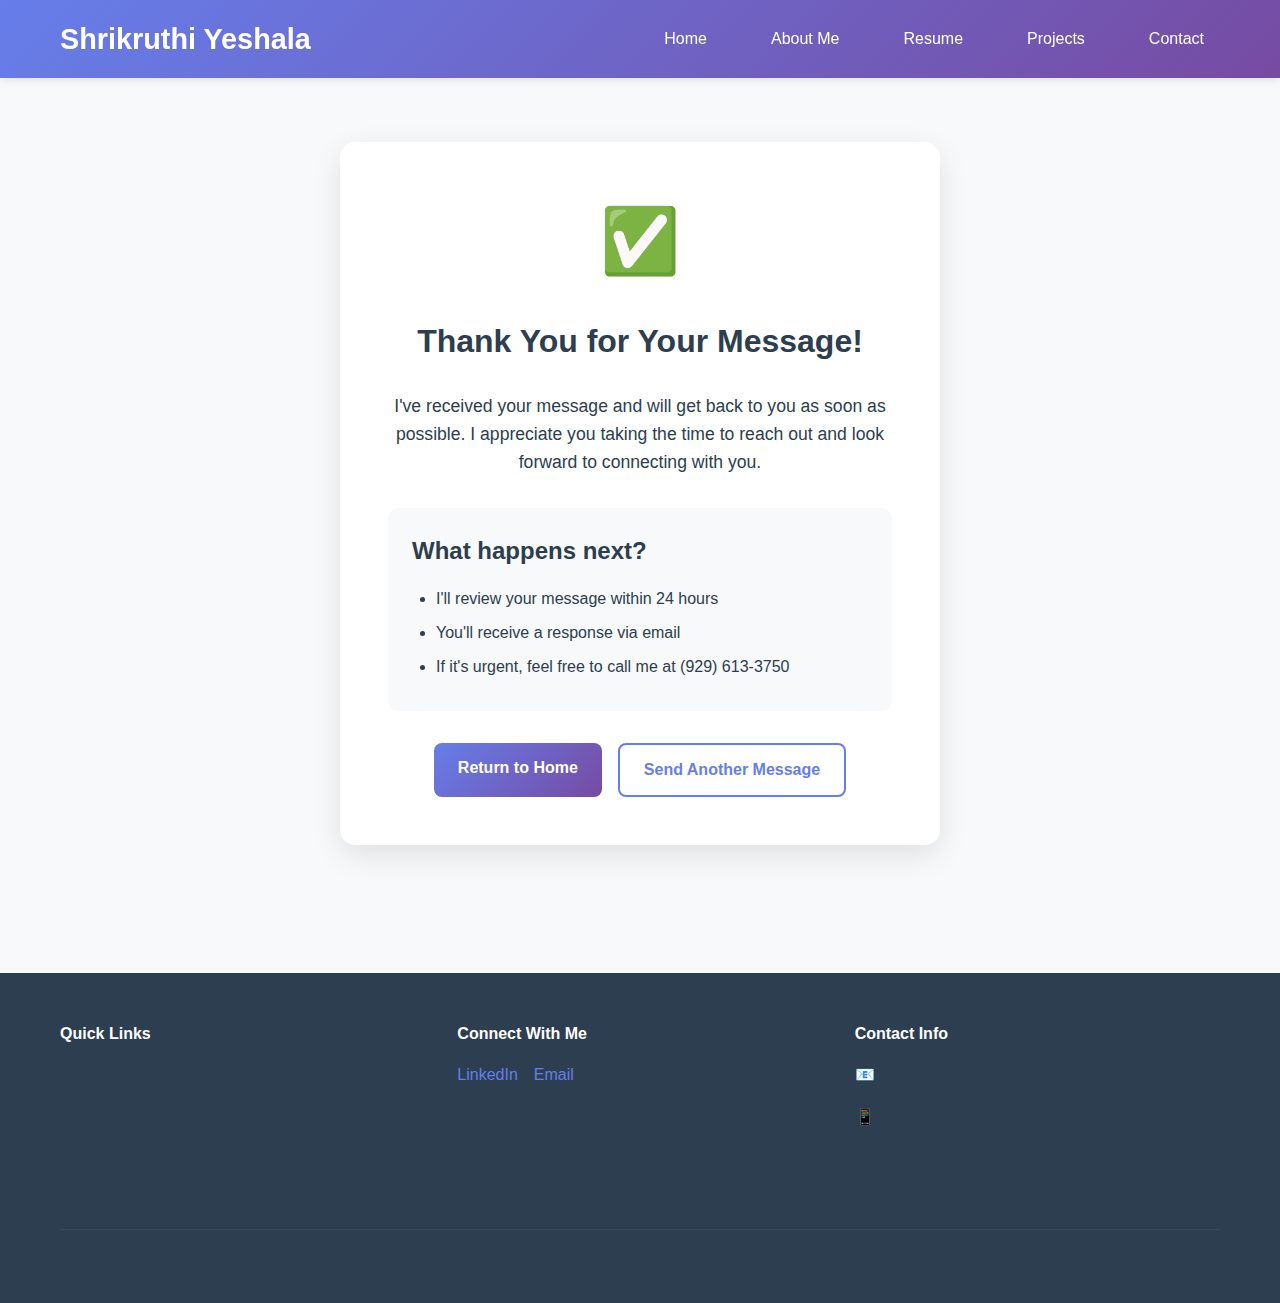
<file: thankyou.html>
<!DOCTYPE html>
<html lang="en">
<head>
    <meta charset="UTF-8">
    <meta name="viewport" content="width=device-width, initial-scale=1.0">
    <title>Thank You - Shrikruthi Yeshala</title>
    <link rel="stylesheet" href="styles.css">
</head>
<body>
    <header>
        <nav>
            <div class="nav-container">
                <div class="logo">
                    <h1>Shrikruthi Yeshala</h1>
                </div>
                <ul class="nav-links">
                    <li><a href="index.html">Home</a></li>
                    <li><a href="about.html">About Me</a></li>
                    <li><a href="resume.html">Resume</a></li>
                    <li><a href="projects.html">Projects</a></li>
                    <li><a href="contact.html">Contact</a></li>
                </ul>
                <div class="hamburger">
                    <span></span>
                    <span></span>
                    <span></span>
                </div>
            </div>
        </nav>
    </header>

    <main>
        <section class="thankyou-content">
            <div class="container">
                <div class="thankyou-card">
                    <div class="thankyou-icon">✅</div>
                    <h2>Thank You for Your Message!</h2>
                    <p class="thankyou-message">
                        I've received your message and will get back to you as soon as possible. 
                        I appreciate you taking the time to reach out and look forward to connecting with you.
                    </p>
                    
                    <div class="thankyou-details">
                        <h3>What happens next?</h3>
                        <ul>
                            <li>I'll review your message within 24 hours</li>
                            <li>You'll receive a response via email</li>
                            <li>If it's urgent, feel free to call me at (929) 613-3750</li>
                        </ul>
                    </div>

                    <div class="thankyou-actions">
                        <a href="index.html" class="btn btn-primary">Return to Home</a>
                        <a href="contact.html" class="btn btn-secondary">Send Another Message</a>
                    </div>
                </div>
            </div>
        </section>
    </main>

    <footer>
        <div class="container">
            <div class="footer-content">
                <div class="footer-section">
                    <h4>Quick Links</h4>
                    <ul>
                        <li><a href="about.html">About Me</a></li>
                        <li><a href="resume.html">Resume</a></li>
                        <li><a href="projects.html">Projects</a></li>
                        <li><a href="contact.html">Contact</a></li>
                    </ul>
                </div>
                <div class="footer-section">
                    <h4>Connect With Me</h4>
                    <div class="social-links">
                        <a href="https://www.linkedin.com/in/shrikruthi-yeshala/" target="_blank" rel="noopener noreferrer">LinkedIn</a>
                        <a href="mailto:syeshala@iu.edu">Email</a>
                    </div>
                </div>
                <div class="footer-section">
                    <h4>Contact Info</h4>
                    <p>📧 syeshala@iu.edu</p>
                    <p>📱 (929) 613-3750</p>
                </div>
            </div>
            <div class="footer-bottom">
                <p>&copy; 2024 Shrikruthi Yeshala. All rights reserved.</p>
            </div>
        </div>
    </footer>

    <script src="script.js"></script>
</body>
</html>
</file>
<file: styles.css>
/* Reset and Base Styles */
* {
    margin: 0;
    padding: 0;
    box-sizing: border-box;
}

body {
    font-family: 'Segoe UI', Tahoma, Geneva, Verdana, sans-serif;
    line-height: 1.6;
    color: #333;
    background-color: #f8f9fa;
}

.container {
    max-width: 1200px;
    margin: 0 auto;
    padding: 0 20px;
}

/* Typography */
h1, h2, h3, h4, h5, h6 {
    margin-bottom: 1rem;
    color: #2c3e50;
}

h1 {
    font-size: 2.5rem;
    font-weight: 700;
}

h2 {
    font-size: 2rem;
    font-weight: 600;
}

h3 {
    font-size: 1.5rem;
    font-weight: 600;
}

p {
    margin-bottom: 1rem;
    color: #2c3e50;
}

/* Header and Navigation */
header {
    background: linear-gradient(135deg, #667eea 0%, #764ba2 100%);
    color: white;
    padding: 1rem 0;
    position: sticky;
    top: 0;
    z-index: 1000;
    box-shadow: 0 2px 10px rgba(0,0,0,0.1);
}

.nav-container {
    display: flex;
    justify-content: space-between;
    align-items: center;
    max-width: 1200px;
    margin: 0 auto;
    padding: 0 20px;
}

.logo h1 {
    color: white;
    font-size: 1.8rem;
    margin: 0;
}

.nav-links {
    display: flex;
    list-style: none;
    gap: 2rem;
}

.nav-links a {
    color: white;
    text-decoration: none;
    font-weight: 500;
    transition: color 0.3s ease;
    padding: 0.5rem 1rem;
    border-radius: 5px;
}

.nav-links a:hover,
.nav-links a.active {
    background-color: rgba(255, 255, 255, 0.2);
    color: #fff;
}

.hamburger {
    display: none;
    flex-direction: column;
    cursor: pointer;
}

.hamburger span {
    width: 25px;
    height: 3px;
    background: white;
    margin: 3px 0;
    transition: 0.3s;
}

/* Hero Section */
.hero {
    background: linear-gradient(135deg, #f5f7fa 0%, #c3cfe2 100%);
    padding: 4rem 0;
    min-height: 70vh;
    display: flex;
    align-items: center;
}

.hero-content {
    display: grid;
    grid-template-columns: 1fr 1fr;
    gap: 3rem;
    align-items: center;
    max-width: 1200px;
    margin: 0 auto;
    padding: 0 20px;
}

.hero-text h2 {
    font-size: 3rem;
    margin-bottom: 1rem;
    color: #2c3e50;
}

.hero-subtitle {
    font-size: 1.3rem;
    color: #667eea;
    font-weight: 600;
    margin-bottom: 1.5rem;
}

.hero-description {
    font-size: 1.1rem;
    margin-bottom: 2rem;
    color: #2c3e50;
}

.hero-buttons {
    display: flex;
    gap: 1rem;
    flex-wrap: wrap;
}

.profile-img {
    width: 100%;
    max-width: 400px;
    border-radius: 15px;
    box-shadow: 0 10px 30px rgba(0,0,0,0.2);
    transition: transform 0.3s ease;
}

.profile-img:hover {
    transform: scale(1.05);
}

/* Buttons */
.btn {
    display: inline-block;
    padding: 12px 24px;
    text-decoration: none;
    border-radius: 8px;
    font-weight: 600;
    transition: all 0.3s ease;
    border: none;
    cursor: pointer;
    font-size: 1rem;
}

.btn-primary {
    background: linear-gradient(135deg, #667eea 0%, #764ba2 100%);
    color: white;
}

.btn-primary:hover {
    transform: translateY(-2px);
    box-shadow: 0 5px 15px rgba(102, 126, 234, 0.4);
}

.btn-secondary {
    background: transparent;
    color: #667eea;
    border: 2px solid #667eea;
}

.btn-secondary:hover {
    background: #667eea;
    color: white;
    transform: translateY(-2px);
}

/* Highlights Section */
.highlights {
    padding: 4rem 0;
    background: white;
}

.highlights h3 {
    text-align: center;
    margin-bottom: 3rem;
    font-size: 2.5rem;
    color: #2c3e50;
}

.highlights-grid {
    display: grid;
    grid-template-columns: repeat(auto-fit, minmax(300px, 1fr));
    gap: 2rem;
}

.highlight-card {
    background: white;
    padding: 2rem;
    border-radius: 15px;
    box-shadow: 0 5px 20px rgba(0,0,0,0.1);
    text-align: center;
    transition: transform 0.3s ease, box-shadow 0.3s ease;
}

.highlight-card:hover {
    transform: translateY(-5px);
    box-shadow: 0 15px 40px rgba(0,0,0,0.15);
}

.highlight-icon {
    font-size: 3rem;
    margin-bottom: 1rem;
}

.highlight-card h4 {
    color: #667eea;
    margin-bottom: 1rem;
}

/* Page Headers */
.page-header {
    background: linear-gradient(135deg, #667eea 0%, #764ba2 100%);
    color: white;
    padding: 3rem 0;
    text-align: center;
}

.page-header h2 {
    color: white;
    font-size: 2.5rem;
    margin-bottom: 1rem;
}

.page-subtitle {
    font-size: 1.2rem;
    opacity: 0.9;
}

/* About Page */
.about-content {
    padding: 4rem 0;
}

.about-grid {
    display: grid;
    grid-template-columns: 2fr 1fr;
    gap: 3rem;
    align-items: start;
}

.about-section {
    margin-bottom: 2rem;
}

.about-section h3 {
    color: #667eea;
    margin-bottom: 1rem;
}

.about-img {
    width: 100%;
    border-radius: 15px;
    box-shadow: 0 10px 30px rgba(0,0,0,0.2);
    margin-bottom: 2rem;
}

.about-highlights {
    background: #f8f9fa;
    padding: 1.5rem;
    border-radius: 10px;
    border-left: 4px solid #667eea;
}

.highlight-item {
    display: flex;
    justify-content: space-between;
    align-items: center;
    margin-bottom: 0.5rem;
    padding: 0.5rem 0;
    border-bottom: 1px solid #e9ecef;
    min-height: 2rem;
}

.highlight-item:last-child {
    border-bottom: none;
}

.highlight-label {
    font-weight: 600;
    color: #2c3e50;
    flex: 0 0 120px;
    text-align: left;
}

.highlight-value {
    color: #667eea;
    font-weight: 500;
    flex: 1;
    text-align: right;
}

.interests {
    background: #f8f9fa;
    padding: 4rem 0;
}

.interests h3 {
    text-align: center;
    margin-bottom: 3rem;
    color: #2c3e50;
}

.interests-grid {
    display: grid;
    grid-template-columns: repeat(auto-fit, minmax(250px, 1fr));
    gap: 2rem;
}

.interest-card {
    background: white;
    padding: 2rem;
    border-radius: 15px;
    text-align: center;
    box-shadow: 0 5px 20px rgba(0,0,0,0.1);
    transition: transform 0.3s ease;
}

.interest-card:hover {
    transform: translateY(-5px);
}

.interest-icon {
    font-size: 2.5rem;
    margin-bottom: 1rem;
}

/* Resume Page */
.resume-content {
    padding: 4rem 0;
    background: white;
}

.resume-header {
    text-align: center;
    margin-bottom: 3rem;
    padding: 2rem;
    background: linear-gradient(135deg, #f8f9fa 0%, #e9ecef 100%);
    border-radius: 15px;
}

.resume-header h1 {
    color: #2c3e50;
    margin-bottom: 1rem;
}

.contact-info {
    color: #667eea;
    font-size: 1.1rem;
}

.resume-section {
    margin-bottom: 3rem;
    padding: 2rem;
    background: #f8f9fa;
    border-radius: 15px;
    border-left: 4px solid #667eea;
}

.resume-section h2 {
    color: #2c3e50;
    margin-bottom: 1.5rem;
    font-size: 1.8rem;
}

.education-item,
.experience-item {
    margin-bottom: 2rem;
    padding: 1.5rem;
    background: white;
    border-radius: 10px;
    box-shadow: 0 2px 10px rgba(0,0,0,0.1);
}

.education-header,
.experience-header {
    display: flex;
    justify-content: space-between;
    align-items: flex-start;
    margin-bottom: 0.5rem;
    flex-wrap: wrap;
    gap: 1rem;
}

.education-header h3,
.experience-header h3 {
    color: #2c3e50;
    margin-bottom: 0.5rem;
}

.date {
    color: #667eea;
    font-weight: 600;
    white-space: nowrap;
}

.degree,
.position {
    color: #667eea;
    font-weight: 600;
    font-size: 1.1rem;
    margin-bottom: 1rem;
}

.gpa {
    color: #28a745;
    font-weight: 600;
    margin-bottom: 1rem;
}

.resume-section ul {
    margin-left: 1.5rem;
}

.resume-section li {
    margin-bottom: 0.5rem;
    color: #2c3e50;
}

.tech-grid {
    display: grid;
    grid-template-columns: repeat(auto-fit, minmax(250px, 1fr));
    gap: 1.5rem;
}

.tech-category {
    background: white;
    padding: 1.5rem;
    border-radius: 10px;
    box-shadow: 0 2px 10px rgba(0,0,0,0.1);
}

.tech-category h4 {
    color: #667eea;
    margin-bottom: 0.5rem;
}

/* Projects Page */
.projects-content {
    padding: 4rem 0;
}

.project-card {
    display: grid;
    grid-template-columns: 1fr 2fr;
    gap: 2rem;
    margin-bottom: 3rem;
    background: white;
    border-radius: 15px;
    box-shadow: 0 5px 20px rgba(0,0,0,0.1);
    overflow: hidden;
    transition: transform 0.3s ease, box-shadow 0.3s ease;
}

.project-card:hover {
    transform: translateY(-5px);
    box-shadow: 0 15px 40px rgba(0,0,0,0.15);
}

.project-image {
    overflow: hidden;
}

.project-img {
    width: 100%;
    height: 250px;
    object-fit: cover;
    transition: transform 0.3s ease;
}

.project-card:hover .project-img {
    transform: scale(1.05);
}

.project-details {
    padding: 2rem;
}

.project-details h3 {
    color: #2c3e50;
    margin-bottom: 1rem;
}

.project-meta {
    display: flex;
    gap: 1rem;
    margin-bottom: 1rem;
    flex-wrap: wrap;
}

.project-type,
.project-date {
    background: #667eea;
    color: white;
    padding: 0.3rem 0.8rem;
    border-radius: 20px;
    font-size: 0.9rem;
    font-weight: 500;
}

.project-date {
    background: #28a745;
}

.project-description {
    margin-bottom: 1.5rem;
    color: #2c3e50;
}

.project-features h4,
.project-tech h4 {
    color: #2c3e50;
    margin-bottom: 0.5rem;
    font-size: 1.1rem;
}

.project-features ul {
    margin-left: 1.5rem;
    margin-bottom: 1rem;
}

.project-features li {
    margin-bottom: 0.3rem;
    color: #2c3e50;
}

.tech-tags {
    display: flex;
    flex-wrap: wrap;
    gap: 0.5rem;
    margin-bottom: 1.5rem;
}

.tech-tag {
    background: #f8f9fa;
    color: #667eea;
    padding: 0.3rem 0.8rem;
    border-radius: 15px;
    font-size: 0.9rem;
    font-weight: 500;
    border: 1px solid #e9ecef;
}

.project-links {
    display: flex;
    gap: 1rem;
    flex-wrap: wrap;
}

/* Side-by-side project layout */
.project-row{
  display:flex;
  align-items:center;           /* vertical alignment with text */
  gap:2rem;                     /* space between image and text */
  padding:1.25rem;
}

.project-media{
  flex:0 0 44%;                 /* image column */
  display:flex;
  justify-content:center;
}

.project-media img{
  width:100%;
  max-width:520px;              /* keep it tidy */
  height:auto;
  border-radius:12px;
  border:1px solid rgba(0,0,0,0.06);
  box-shadow:0 10px 30px rgba(11,15,30,0.06);
}

.project-content{
  flex:1 1 56%;                 /* text column */
  min-width:0;
}

.project-content h3{ margin:0 0 .5rem }
.project-content h4{ margin:1rem 0 .4rem }
.project-content ul{ margin:.25rem 0 0 1.1rem; padding:0 }
.project-content li{ margin:.3rem 0 }

/* tiny pill tags reuse */
.pill{
  display:inline-block;
  padding:.25rem .6rem;
  border-radius:999px;
  background:rgba(124,58,237,.08);
  border:1px solid rgba(124,58,237,.15);
  font-size:.85rem;
  margin-right:.4rem;
}

/* Mobile: stack and keep spacing nice */
@media (max-width:900px){
  .project-row{ flex-direction:column; align-items:stretch; }
  .project-media{ order:-1 }     /* screenshot on top */
  .project-media img{ max-width:100% }
}

/* Contact Page */
.contact-content {
    padding: 4rem 0;
}

.contact-grid {
    display: grid;
    grid-template-columns: 1fr 1fr;
    gap: 3rem;
}

.contact-info h3 {
    color: #2c3e50;
    margin-bottom: 1rem;
}

.contact-methods {
    margin-bottom: 2rem;
}

.contact-method {
    display: flex;
    align-items: center;
    margin-bottom: 1.5rem;
    padding: 1rem;
    background: #f8f9fa;
    border-radius: 10px;
    transition: background-color 0.3s ease;
}

.contact-method:hover {
    background: #e9ecef;
}

.contact-icon {
    font-size: 2rem;
    margin-right: 1rem;
}

.contact-details h4 {
    color: #2c3e50;
    margin-bottom: 0.3rem;
}

.contact-details a {
    color: #667eea;
    text-decoration: none;
    font-weight: 500;
}

.contact-details a:hover {
    text-decoration: underline;
}

.availability {
    background: #f8f9fa;
    padding: 1.5rem;
    border-radius: 10px;
    border-left: 4px solid #667eea;
}

.availability h4 {
    color: #2c3e50;
    margin-bottom: 1rem;
}

.availability ul {
    margin-left: 1.5rem;
}

.availability li {
    margin-bottom: 0.3rem;
    color: #2c3e50;
}

/* Contact Form */
.contact-form-container {
    background: white;
    padding: 2rem;
    border-radius: 15px;
    box-shadow: 0 5px 20px rgba(0,0,0,0.1);
}

.contact-form-container h3 {
    color: #2c3e50;
    margin-bottom: 1.5rem;
    text-align: center;
}

.form-group {
    margin-bottom: 1.5rem;
}

.form-group label {
    display: block;
    margin-bottom: 0.5rem;
    color: #2c3e50;
    font-weight: 600;
}

.form-group input,
.form-group textarea {
    width: 100%;
    padding: 12px;
    border: 2px solid #e9ecef;
    border-radius: 8px;
    font-size: 1rem;
    transition: border-color 0.3s ease, box-shadow 0.3s ease;
}

.form-group input:focus,
.form-group textarea:focus {
    outline: none;
    border-color: #667eea;
    box-shadow: 0 0 0 3px rgba(102, 126, 234, 0.1);
}

.error-message {
    color: #dc3545;
    font-size: 0.9rem;
    margin-top: 0.3rem;
    display: block;
}

.form-alert {
    min-height: 1.5rem;
    margin-bottom: 1rem;
    padding: 0.75rem 1rem;
    border-radius: 8px;
    font-size: 0.95rem;
    font-weight: 500;
    display: none;
}

.form-alert.success {
    display: block;
    background-color: rgba(40, 167, 69, 0.1);
    color: #1e7e34;
    border: 1px solid rgba(40, 167, 69, 0.25);
}

.form-alert.error {
    display: block;
    background-color: rgba(220, 53, 69, 0.1);
    color: #a71d2a;
    border: 1px solid rgba(220, 53, 69, 0.25);
}

.form-alert.info {
    display: block;
    background-color: rgba(102, 126, 234, 0.1);
    color: #364fc7;
    border: 1px solid rgba(102, 126, 234, 0.25);
}

/* Thank You Page */
.thankyou-content {
    padding: 4rem 0;
    min-height: 60vh;
    display: flex;
    align-items: center;
}

.thankyou-card {
    background: white;
    padding: 3rem;
    border-radius: 15px;
    box-shadow: 0 10px 30px rgba(0,0,0,0.1);
    text-align: center;
    max-width: 600px;
    margin: 0 auto;
}

.thankyou-icon {
    font-size: 4rem;
    margin-bottom: 1.5rem;
}

.thankyou-card h2 {
    color: #2c3e50;
    margin-bottom: 1.5rem;
}

.thankyou-message {
    font-size: 1.1rem;
    color: #2c3e50;
    margin-bottom: 2rem;
}

.thankyou-details {
    background: #f8f9fa;
    padding: 1.5rem;
    border-radius: 10px;
    margin-bottom: 2rem;
    text-align: left;
}

.thankyou-details h3 {
    color: #2c3e50;
    margin-bottom: 1rem;
}

.thankyou-details ul {
    margin-left: 1.5rem;
}

.thankyou-details li {
    margin-bottom: 0.5rem;
    color: #2c3e50;
}

.thankyou-actions {
    display: flex;
    gap: 1rem;
    justify-content: center;
    flex-wrap: wrap;
}

/* Footer */
footer {
    background: #2c3e50;
    color: white;
    padding: 3rem 0 1rem;
    margin-top: 4rem;
}

.footer-content {
    display: grid;
    grid-template-columns: repeat(auto-fit, minmax(250px, 1fr));
    gap: 2rem;
    margin-bottom: 2rem;
}

.footer-section h4 {
    color: white;
    margin-bottom: 1rem;
}

.footer-section ul {
    list-style: none;
}

.footer-section li {
    margin-bottom: 0.5rem;
}

.footer-section a {
    color: #2c3e50;
    text-decoration: none;
    transition: color 0.3s ease;
}

.footer-section a:hover {
    color: white;
}

.social-links {
    display: flex;
    gap: 1rem;
    flex-wrap: wrap;
}

.social-links a {
    color: #667eea;
    font-weight: 500;
}

.footer-bottom {
    border-top: 1px solid #34495e;
    padding-top: 1rem;
    text-align: center;
    color: #2c3e50;
}

/* Responsive Design */
@media (max-width: 768px) {
    .hamburger {
        display: flex;
    }

    .nav-links {
        display: none;
        position: absolute;
        top: 100%;
        left: 0;
        width: 100%;
        background: #667eea;
        flex-direction: column;
        padding: 1rem;
        box-shadow: 0 2px 10px rgba(0,0,0,0.1);
    }

    .nav-links.active {
        display: flex;
    }

    .hero-content {
        grid-template-columns: 1fr;
        text-align: center;
    }

    .hero-text h2 {
        font-size: 2.5rem;
    }

    .about-grid {
        grid-template-columns: 1fr;
    }

    .contact-grid {
        grid-template-columns: 1fr;
    }

    .project-card {
        grid-template-columns: 1fr;
    }

    .education-header,
    .experience-header {
        flex-direction: column;
        align-items: flex-start;
    }

    .date {
        white-space: normal;
    }

    .hero-buttons {
        justify-content: center;
    }

    .thankyou-actions {
        flex-direction: column;
        align-items: center;
    }

    .highlight-item {
        flex-direction: column;
        align-items: flex-start;
        text-align: left;
    }

    .highlight-label {
        flex: none;
        margin-bottom: 0.3rem;
        font-size: 0.9rem;
    }

    .highlight-value {
        flex: none;
        text-align: left;
        font-size: 0.9rem;
    }

}

@media (max-width: 480px) {
    .container {
        padding: 0 15px;
    }

    .hero-text h2 {
        font-size: 2rem;
    }

    .hero-subtitle {
        font-size: 1.1rem;
    }

    .btn {
        padding: 10px 20px;
        font-size: 0.9rem;
    }

    .project-card {
        margin-bottom: 2rem;
    }

    .project-details {
        padding: 1.5rem;
    }

    .contact-form-container {
        padding: 1.5rem;
    }

    .thankyou-card {
        padding: 2rem;
    }
}

/* Accessibility */
@media (prefers-reduced-motion: reduce) {
    * {
        animation-duration: 0.01ms !important;
        animation-iteration-count: 1 !important;
        transition-duration: 0.01ms !important;
    }
}

/* Focus styles for accessibility */
a:focus,
button:focus,
input:focus,
textarea:focus {
    outline: 2px solid #667eea;
    outline-offset: 2px;
}

/* High contrast mode support */
@media (prefers-contrast: high) {
    .btn-primary {
        background: #000;
        color: #fff;
    }
    
    .btn-secondary {
        border-color: #000;
        color: #000;
    }
}

/* Placeholder image styling */
.placeholder-image {
  width: 100%;
  height: 300px;
  background: linear-gradient(135deg, #f8f9fa 0%, #e9ecef 100%);
  border: 2px dashed #667eea;
  border-radius: 12px;
  display: flex;
  align-items: center;
  justify-content: center;
  position: relative;
  overflow: hidden;
}

.placeholder-content {
  text-align: center;
  color: #667eea;
}

.placeholder-icon {
  font-size: 3rem;
  margin-bottom: 1rem;
  opacity: 0.8;
}

.placeholder-content h4 {
  color: #2c3e50;
  margin: 0 0 0.5rem 0;
  font-size: 1.2rem;
  font-weight: 600;
}

.placeholder-content p {
    color: #2c3e50;
  margin: 0;
  font-size: 0.9rem;
  font-style: italic;
}

/* Tweak placeholder on small screens */
@media (max-width: 900px){
  .placeholder-image { height: 250px; }
}

/* Fit screenshots inside the project card without changing the card background */
.project-media,
.screenshot-fit {
  position: relative;
  overflow: hidden;            /* hide any accidental overflow */
  border-radius: 12px;         /* optional: match card radius */
}

.screenshot-fit img {
  display: block;
  width: 100%;
  height: auto;                 /* keep aspect ratio */
  max-height: 420px;            /* shrink to fit the card */
  object-fit: contain;          /* no cropping; letterbox if needed */
  margin-inline: auto;
}

/* Tweak on small screens */
@media (max-width: 900px){
  .screenshot-fit img { max-height: 300px; }
}
</file>
